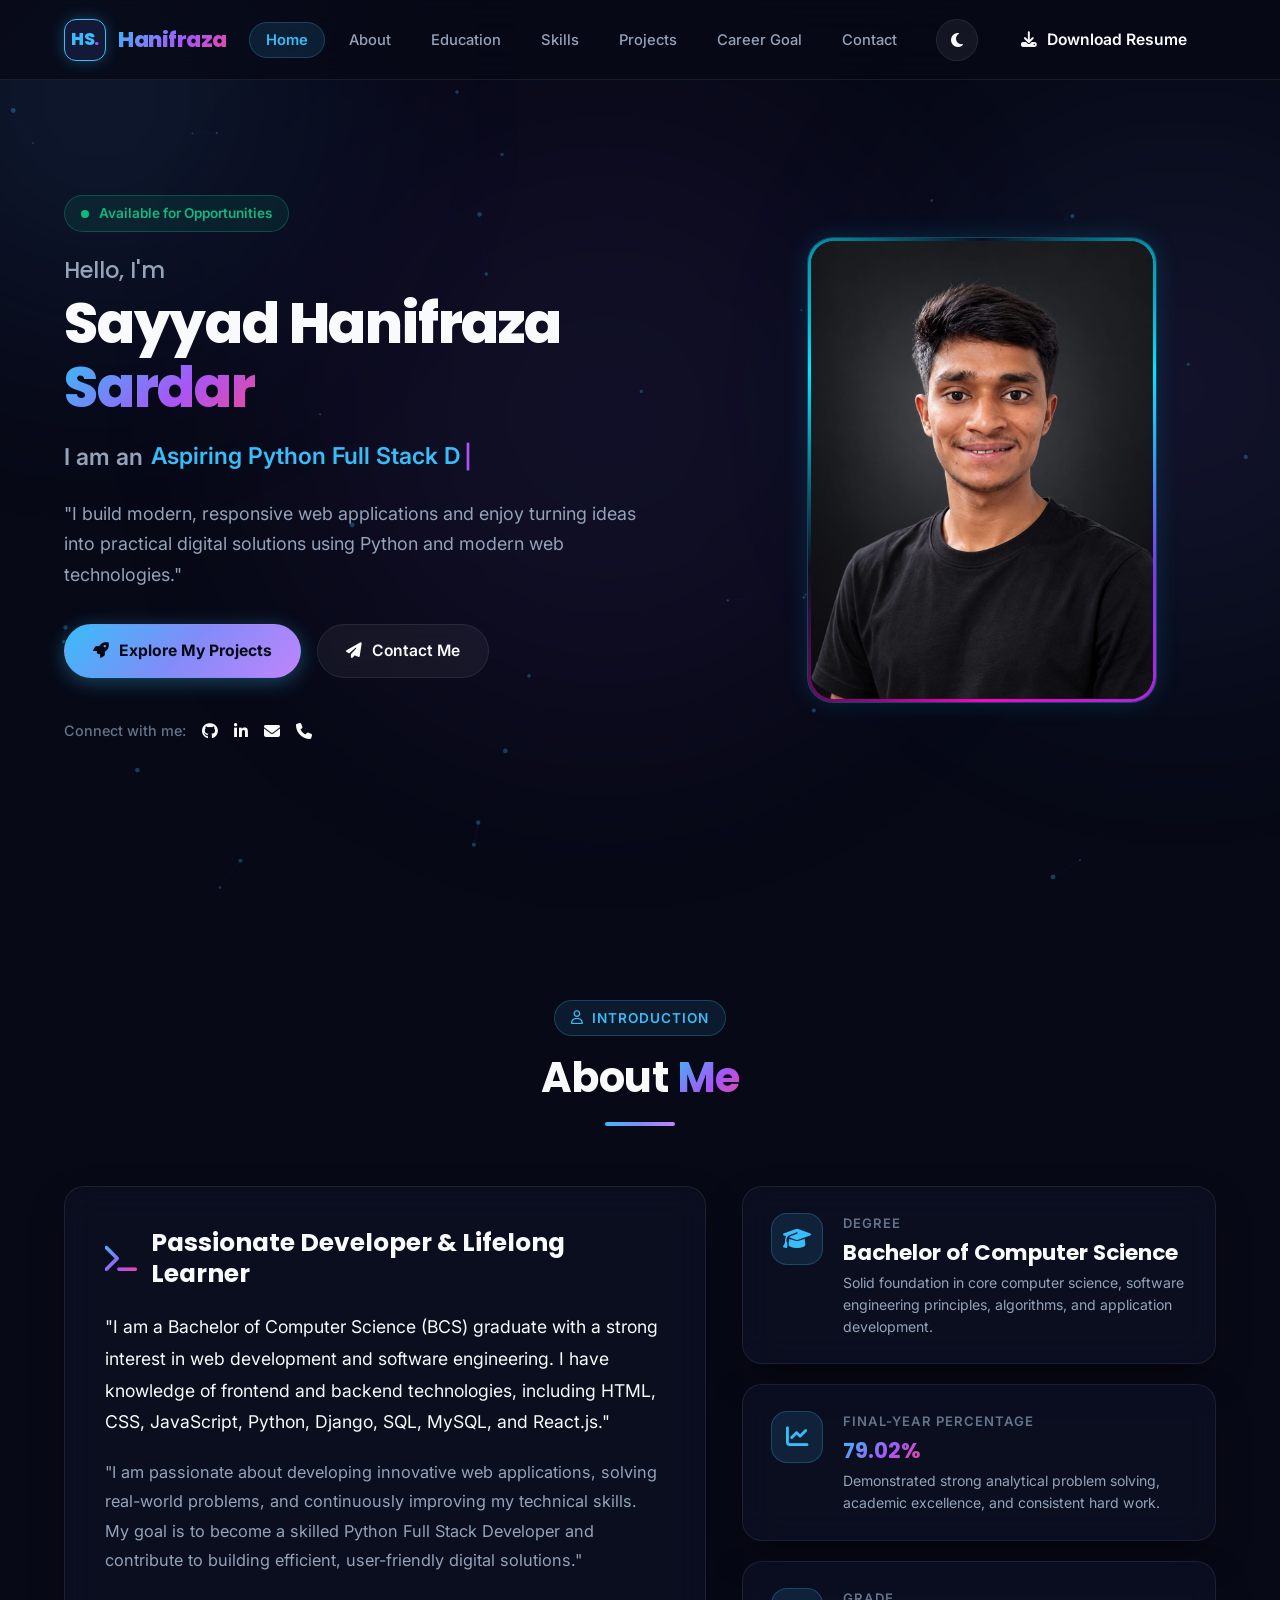
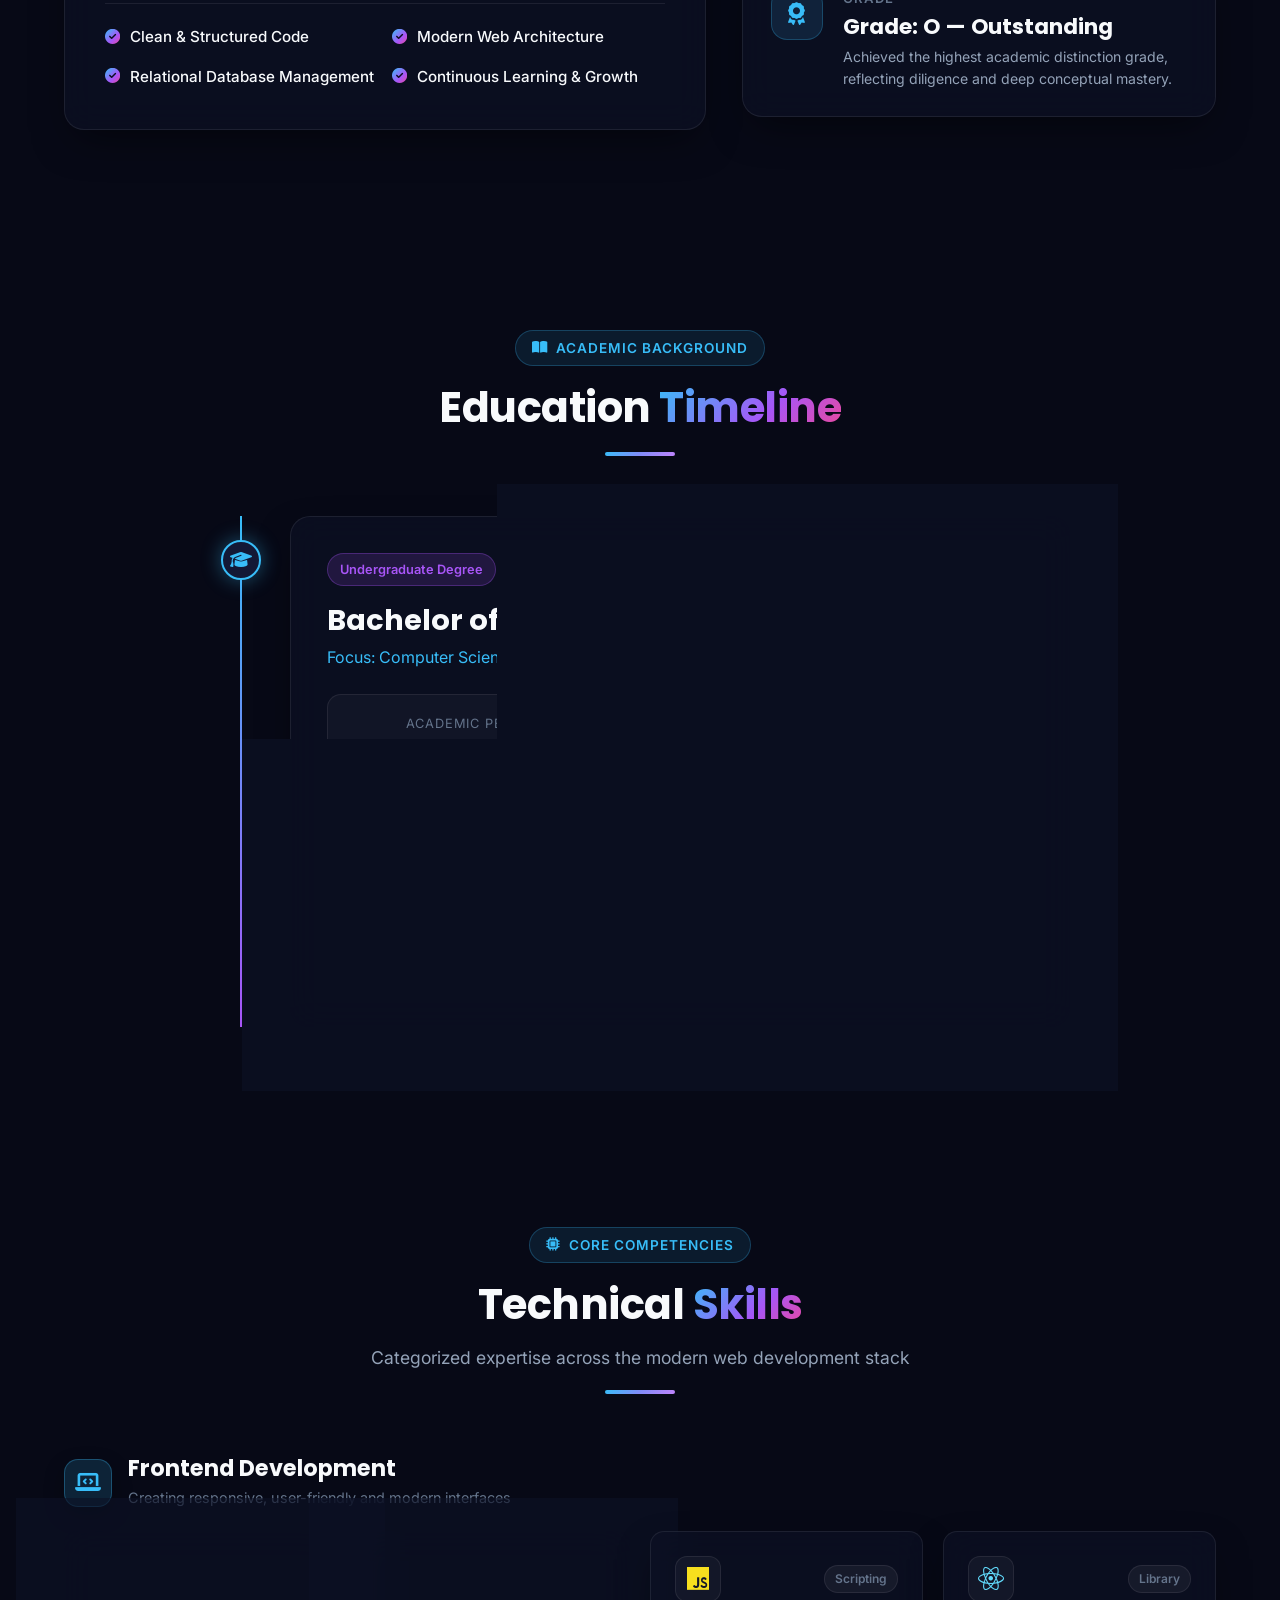
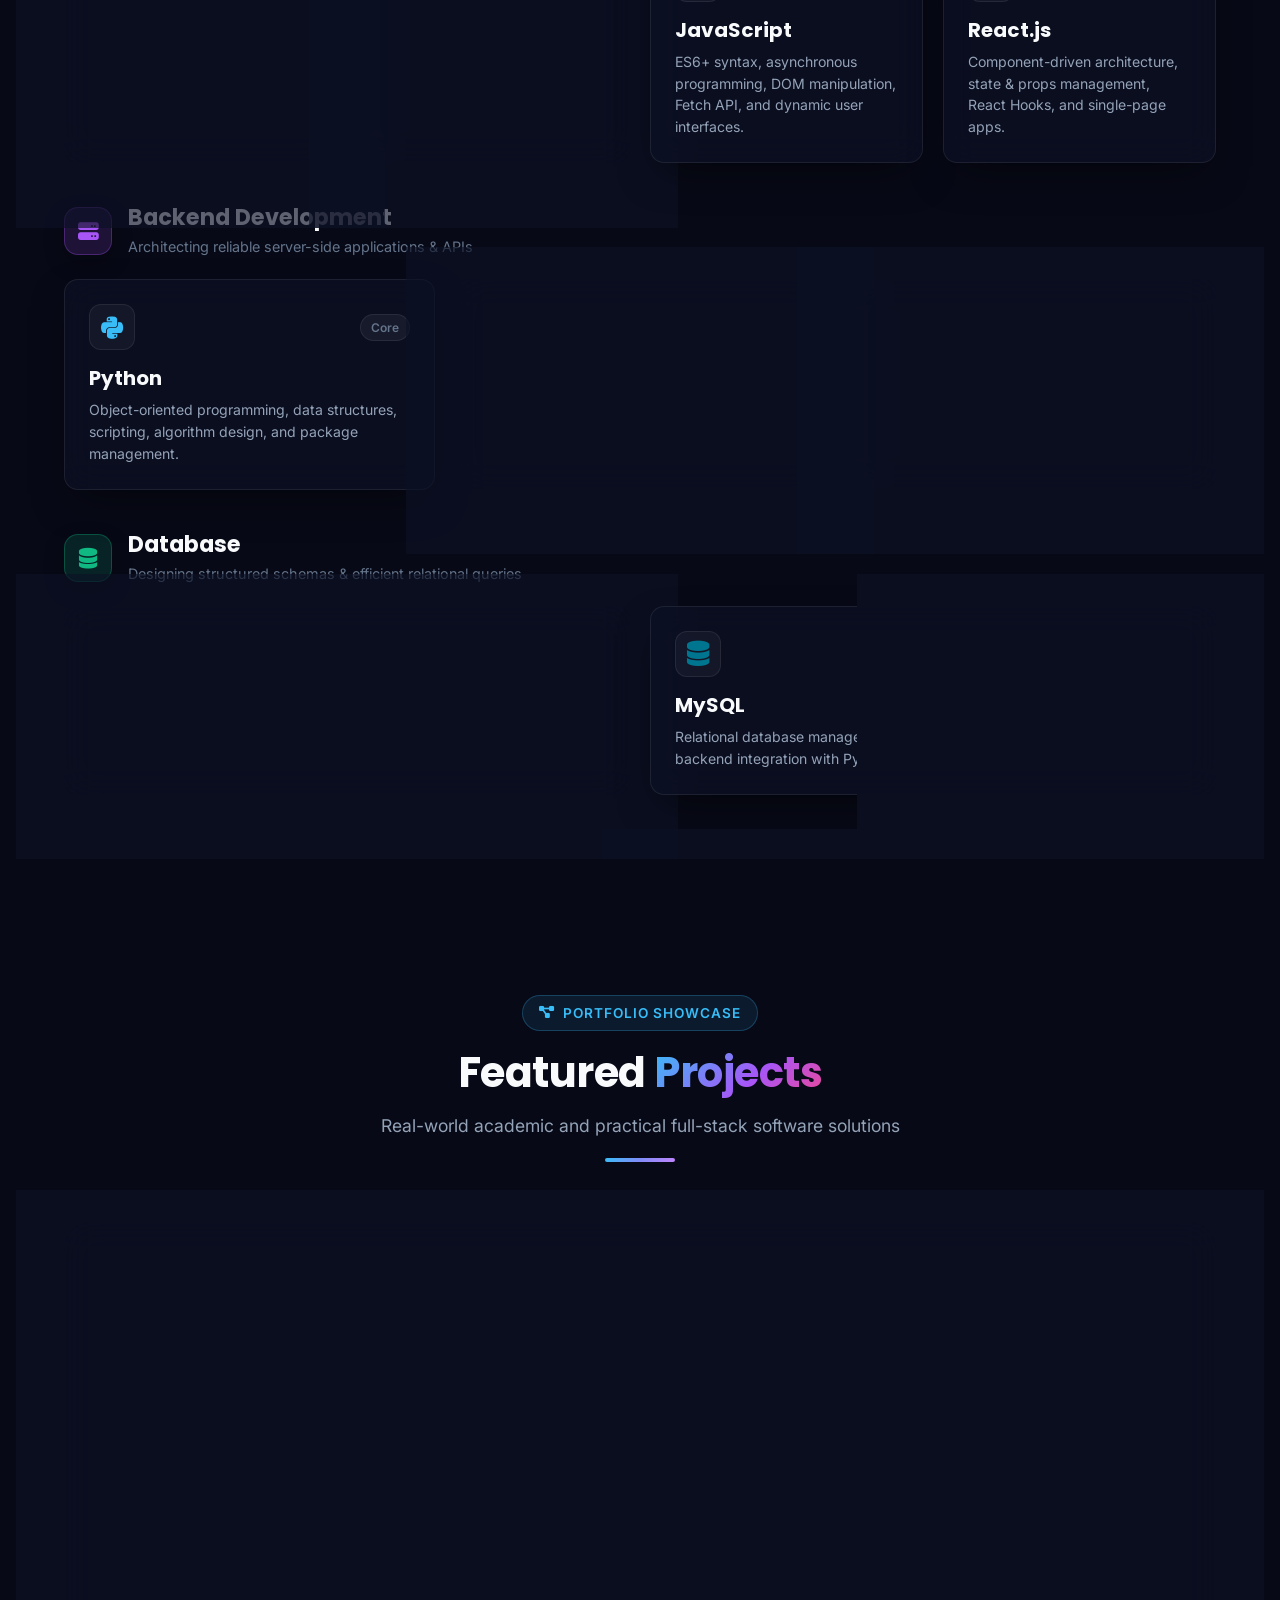
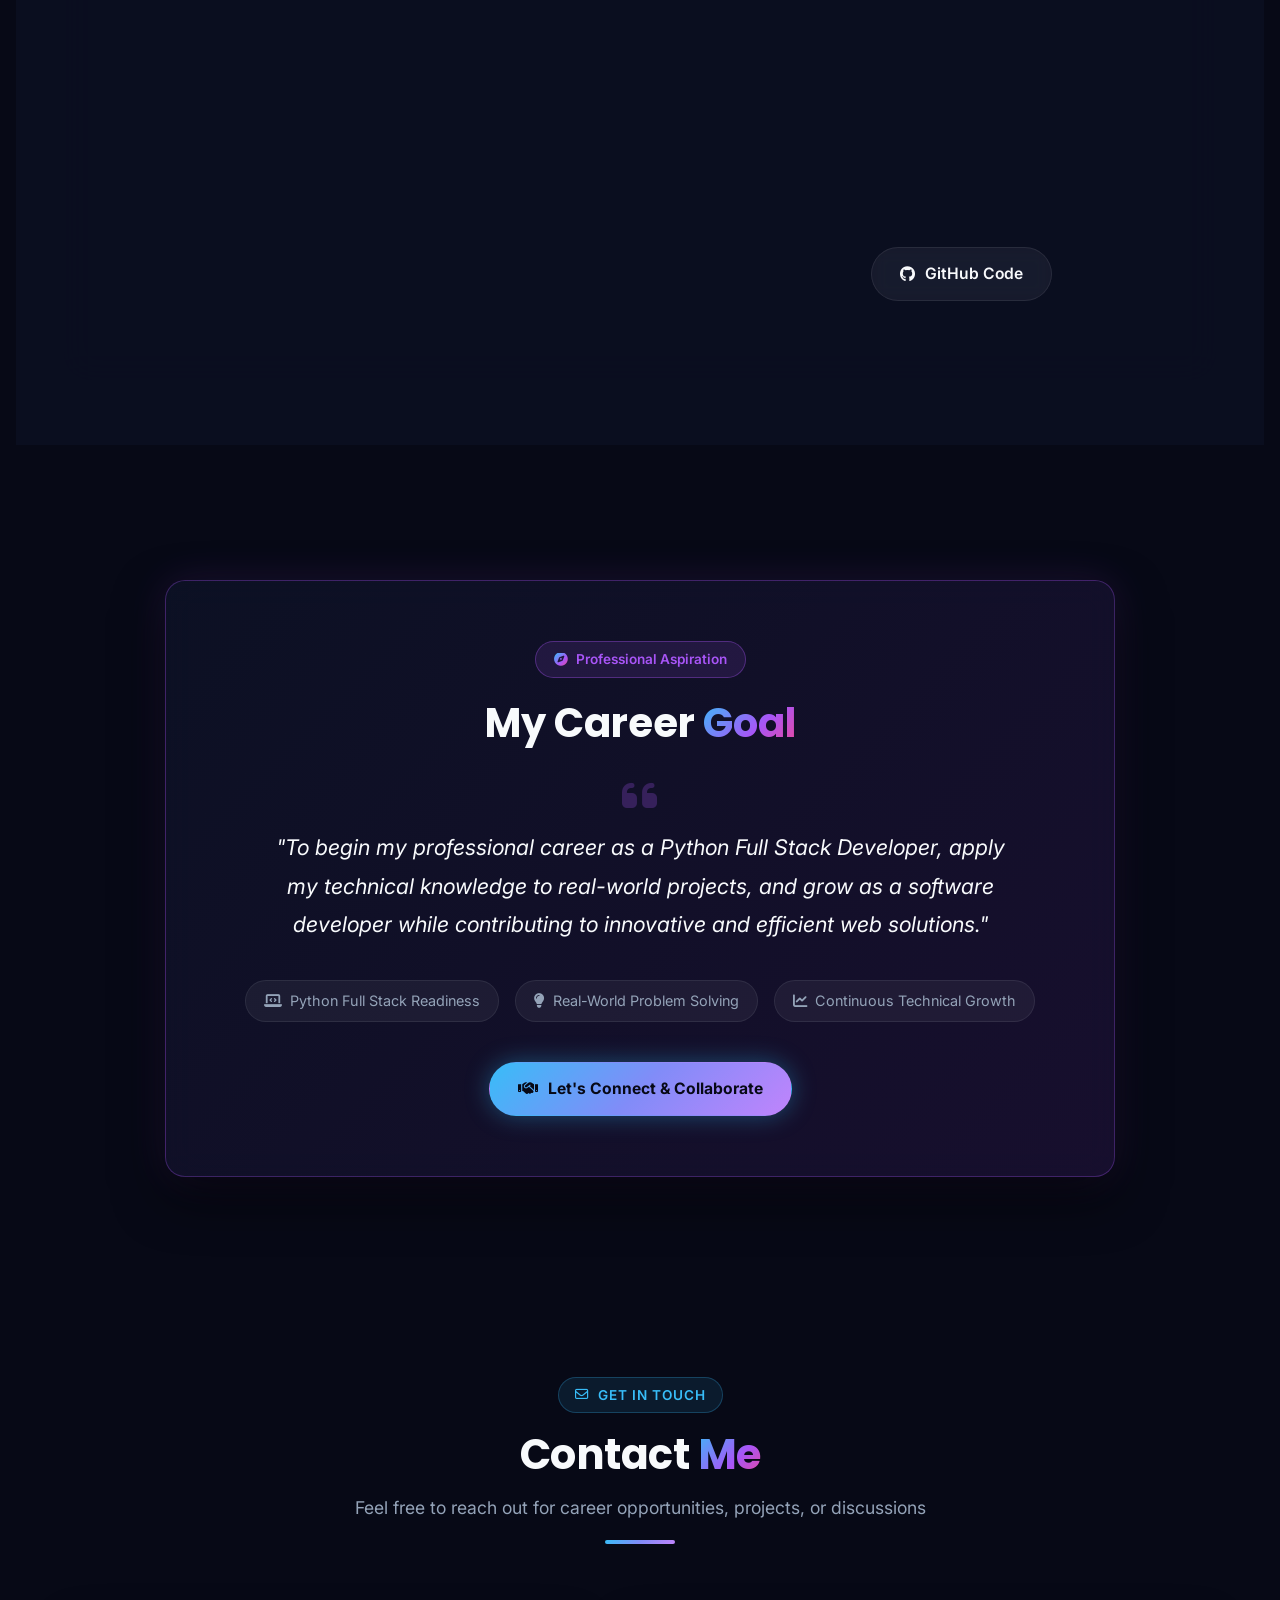
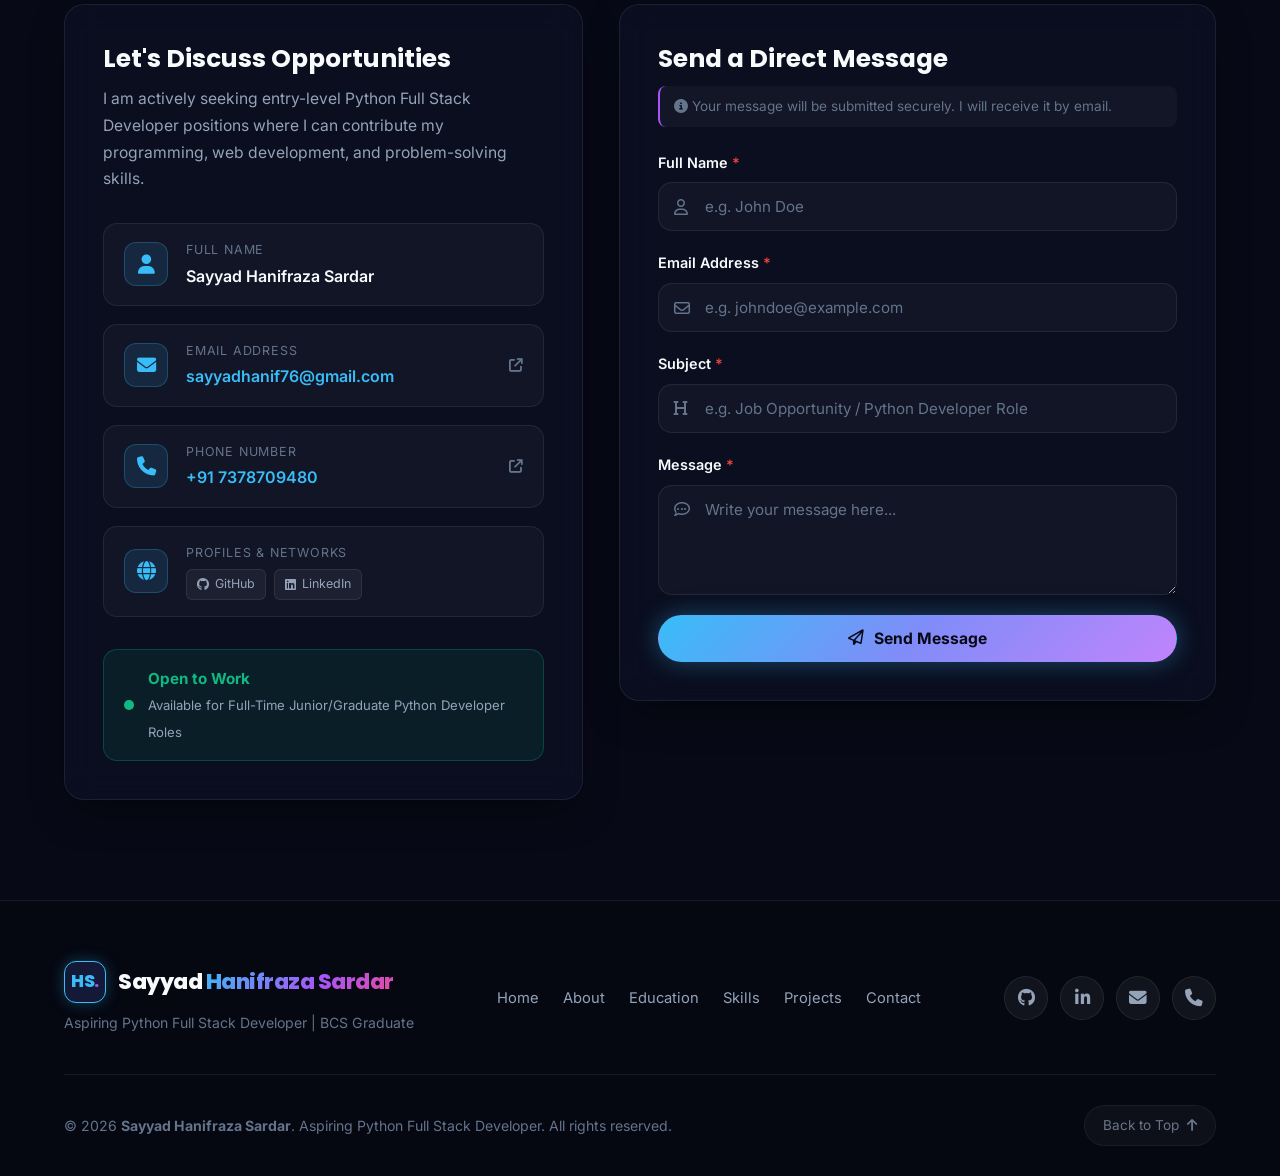
<file: index.html>
<!DOCTYPE html>
<html lang="en">
<head>
  <meta charset="UTF-8" />
  <meta name="viewport" content="width=device-width, initial-scale=1.0" />
  <meta http-equiv="X-UA-Compatible" content="IE=edge" />

  <!-- Primary Meta Tags -->
  <title>Sayyad Hanifraza Sardar | Aspiring Python Full Stack Developer</title>
  <meta name="title" content="Sayyad Hanifraza Sardar | Aspiring Python Full Stack Developer" />
  <meta name="description" content="Portfolio of Sayyad Hanifraza Sardar, an aspiring Python Full Stack Developer & BCS Graduate. Specializing in Python, Django, Flask, React.js, and Modern Web Development." />
  <meta name="keywords" content="Sayyad Hanifraza Sardar, Python Developer, Full Stack Developer, Django, Flask, React.js, Web Development, Portfolio, BCS" />
  <meta name="author" content="Sayyad Hanifraza Sardar" />
  <meta name="theme-color" content="#070913" />

  <!-- Open Graph / Facebook -->
  <meta property="og:type" content="website" />
  <meta property="og:url" content="https://sayyadhanifraza.netlify.app" />
  <meta property="og:title" content="Sayyad Hanifraza Sardar | Aspiring Python Full Stack Developer" />
  <meta property="og:description" content="Explore projects, skills, and academic achievements of Sayyad Hanifraza Sardar - Python Full Stack Developer." />
  <meta property="og:image" content="assets/images/og-preview.svg" />

  <!-- Favicon (Inline SVG for instant crisp display) -->
  <link rel="icon" type="image/svg+xml" href="data:image/svg+xml,<svg xmlns='http://www.w3.org/2000/svg' viewBox='0 0 100 100'><defs><linearGradient id='g' x1='0%25' y1='0%25' x2='100%25' y2='100%25'><stop offset='0%25' stop-color='%2338bdf8'/><stop offset='100%25' stop-color='%23a855f7'/></linearGradient></defs><rect width='100' height='100' rx='24' fill='%23070913'/><rect x='2' y='2' width='96' height='96' rx='22' fill='none' stroke='url(%23g)' stroke-width='4'/><text x='50' y='64' font-family='sans-serif' font-weight='900' font-size='42' fill='url(%23g)' text-anchor='middle'>HS.</text></svg>" />

  <!-- Google Fonts: Inter & Poppins & Fira Code for code blocks -->
  <link rel="preconnect" href="https://fonts.googleapis.com" />
  <link rel="preconnect" href="https://fonts.gstatic.com" crossorigin />
  <link href="https://fonts.googleapis.com/css2?family=Fira+Code:wght@400;500;600&family=Inter:wght@300;400;500;600;700;800&family=Poppins:wght@400;500;600;700;800&display=swap" rel="stylesheet" />

  <!-- Font Awesome CDN for Tech & UI Icons -->
  <link rel="stylesheet" href="https://cdnjs.cloudflare.com/ajax/libs/font-awesome/6.5.1/css/all.min.css" integrity="sha512-DTOQO9RWCH3ppGqcWaEA1BIZOC6xxalwEsw9c2QQeAIftl+Vegovlnee1c9QX4TctnWMn13TZye+giMm8e2LwA==" crossorigin="anonymous" referrerpolicy="no-referrer" />

  <!-- Main Stylesheet -->
  <link rel="stylesheet" href="style.css" />
</head>
<body class="dark-theme">
  <!-- Subtle Ambient Glow Orbs -->
  <div class="ambient-glow glow-top-left" aria-hidden="true"></div>
  <div class="ambient-glow glow-top-right" aria-hidden="true"></div>
  <div class="ambient-glow glow-center" aria-hidden="true"></div>

  <!-- Interactive Background Canvas (Particles/Nodes) -->
  <canvas id="ambient-canvas" aria-hidden="true"></canvas>

  <!-- Accessibility Skip Link -->
  <a href="#main-content" class="skip-to-content">Skip to main content</a>

  <!-- Navigation Bar -->
  <header class="navbar-wrapper" id="navbar-wrapper">
    <nav class="navbar container" aria-label="Primary Navigation">
      <a href="#home" class="nav-brand" aria-label="Sayyad Hanifraza Sardar Home">
        <span class="brand-badge">HS<span class="brand-dot">.</span></span>
        <span class="text-gradient">Hanifraza</span>
      </a>

      <!-- Desktop Navigation Menu -->
      <ul class="nav-links" id="nav-links">
        <li><a href="#home" class="nav-link active">Home</a></li>
        <li><a href="#about" class="nav-link">About</a></li>
        <li><a href="#education" class="nav-link">Education</a></li>
        <li><a href="#skills" class="nav-link">Skills</a></li>
        <li><a href="#projects" class="nav-link">Projects</a></li>
        <li><a href="#career-goal" class="nav-link">Career Goal</a></li>
        <li><a href="#contact" class="nav-link">Contact</a></li>
      </ul>

      <!-- Nav Actions -->
      <div class="nav-actions">
        <!-- Theme Toggle Button -->
        <button id="theme-toggle" class="btn-icon" aria-label="Toggle light or dark theme" title="Toggle Theme">
          <i class="fa-solid fa-moon" id="theme-icon"></i>
        </button>

        <!-- Resume Download Button -->
      
          <a href="assets/resume/Hanifraza%20Resume.pdf"
          class="btn btn-resume"
          download>
          <i class="fa-solid fa-download"></i>
          Download Resume
          </a>


        <!-- Mobile Menu Toggle -->
        <button id="mobile-toggle" class="mobile-toggle-btn" aria-label="Toggle navigation menu" aria-expanded="false" aria-controls="nav-links">
          <span class="hamburger-bar"></span>
          <span class="hamburger-bar"></span>
          <span class="hamburger-bar"></span>
        </button>
      </div>
    </nav>
  </header>

  <!-- Mobile Menu Drawer Overlay -->
  <div class="mobile-menu-overlay" id="mobile-menu-overlay" aria-hidden="true"></div>

  <main id="main-content">
    
<!-- ==================== HERO SECTION ==================== -->
<section id="home" class="hero-section">
  <div class="container hero-grid">

    <!-- Left: Intro Copy -->
    <div class="hero-content">

      <div class="hero-greeting-badge">
        <span class="pulse-indicator" aria-hidden="true"></span>
        <span>Available for Opportunities</span>
      </div>

      <h3 class="hero-subtitle">Hello, I'm</h3>

      <h1 class="hero-title">
        <span class="highlight-name">Sayyad Hanifraza</span>
        <span class="text-gradient">Sardar</span>
      </h1>

      <div
        class="typing-container"
        aria-label="Role: Aspiring Python Full Stack Developer"
      >
        <span class="static-prefix">I am an </span>
        <span id="typing-text" class="typing-text">
          Aspiring Python Full Stack Developer
        </span>
        <span class="typing-cursor" aria-hidden="true">|</span>
      </div>

      <p class="hero-description">
        "I build modern, responsive web applications and enjoy turning
        ideas into practical digital solutions using Python and modern
        web technologies."
      </p>

<!-- Hero Action Buttons -->
<div class="hero-cta-group">
  <a href="#projects" class="btn btn-primary">
    <i class="fa-solid fa-rocket"></i>
    Explore My Projects
  </a>

  <a href="#contact" class="btn btn-secondary">
    <i class="fa-solid fa-paper-plane"></i>
    Contact Me
  </a>
</div>

<!-- Social Icons -->
<div class="hero-social-links">
  <span class="social-label">Connect with me:</span>

<a href="https://github.com/Hsraza07"
   class="social-icon"
   target="_blank"
   rel="noopener noreferrer"
   aria-label="GitHub Profile">
  <i class="fa-brands fa-github"></i>
</a>

<a
  href="https://www.linkedin.com/in/sayyad-hanifraza/"
  class="social-icon"
  target="_blank"
  rel="noopener noreferrer"
  aria-label="Visit my LinkedIn profile"
  title="Visit my LinkedIn profile"
>
  <i class="fa-brands fa-linkedin-in"></i>
</a>
  
<a href="https://mail.google.com/mail/?view=cm&fs=1&to=sayyadhanif76@gmail.com"
   class="social-icon"
   target="_blank"
   rel="noopener noreferrer"
   title="Send me an email"
   aria-label="Send me an email">
    <i class="fa-solid fa-envelope"></i>
</a>


  <a href="tel:+91 7378709480"
     class="social-icon" aria-label="Phone">
    <i class="fa-solid fa-phone"></i>
  </a>
</div>


    </div>

    <!-- Right: My Profile Photo -->
    <div class="profile-photo-wrapper">
      <img
        src="assets/images/sayyad.jpg"
        alt="Sayyad Hanifraza Sardar"
        class="profile-photo"
      >
    </div>

  </div>
</section>

    <!-- ==================== ABOUT ME SECTION ==================== -->
    <section id="about" class="section about-section">
      <div class="container">
        <div class="section-header text-center">
          <span class="section-tag"><i class="fa-regular fa-user"></i> Introduction</span>
          <h2 class="section-title">About <span class="text-gradient">Me</span></h2>
          <div class="section-line"></div>
        </div>

        <div class="about-grid">
          <!-- Left: About Narrative -->
          <div class="about-text-content glass-card">
            <div class="card-glow-header">
              <i class="fa-solid fa-terminal text-gradient icon-header"></i>
              <h3>Passionate Developer & Lifelong Learner</h3>
            </div>
            
            <p class="about-lead">
              "I am a Bachelor of Computer Science (BCS) graduate with a strong interest in web development and software engineering. I have knowledge of frontend and backend technologies, including HTML, CSS, JavaScript, Python, Django, SQL, MySQL, and React.js."
            </p>
            
            <p class="about-body">
              "I am passionate about developing innovative web applications, solving real-world problems, and continuously improving my technical skills. My goal is to become a skilled Python Full Stack Developer and contribute to building efficient, user-friendly digital solutions."
            </p>

            <div class="about-meta-list">
              <div class="meta-item">
                <i class="fa-solid fa-check-circle text-gradient"></i>
                <span>Clean & Structured Code</span>
              </div>
              <div class="meta-item">
                <i class="fa-solid fa-check-circle text-gradient"></i>
                <span>Modern Web Architecture</span>
              </div>
              <div class="meta-item">
                <i class="fa-solid fa-check-circle text-gradient"></i>
                <span>Relational Database Management</span>
              </div>
              <div class="meta-item">
                <i class="fa-solid fa-check-circle text-gradient"></i>
                <span>Continuous Learning & Growth</span>
              </div>
            </div>
          </div>

          <!-- Right: 3 Key Highlight Cards -->
          <div class="about-highlights-grid">
            <!-- Card 1: Degree -->
            <div class="glass-card highlight-card">
              <div class="highlight-icon-wrapper">
                <i class="fa-solid fa-graduation-cap"></i>
              </div>
              <div class="highlight-details">
                <span class="highlight-label">Degree</span>
                <h4 class="highlight-value">Bachelor of Computer Science</h4>
                <p class="highlight-desc">Solid foundation in core computer science, software engineering principles, algorithms, and application development.</p>
              </div>
              <div class="card-glow-strip"></div>
            </div>

            <!-- Card 2: Percentage -->
            <div class="glass-card highlight-card">
              <div class="highlight-icon-wrapper">
                <i class="fa-solid fa-chart-line"></i>
              </div>
              <div class="highlight-details">
                <span class="highlight-label">Final-Year Percentage</span>
                <h4 class="highlight-value text-gradient">79.02%</h4>
                <p class="highlight-desc">Demonstrated strong analytical problem solving, academic excellence, and consistent hard work.</p>
              </div>
              <div class="card-glow-strip"></div>
            </div>

            <!-- Card 3: Grade -->
            <div class="glass-card highlight-card">
              <div class="highlight-icon-wrapper">
                <i class="fa-solid fa-award"></i>
              </div>
              <div class="highlight-details">
                <span class="highlight-label">Grade</span>
                <h4 class="highlight-value">Grade: O — Outstanding</h4>
                <p class="highlight-desc">Achieved the highest academic distinction grade, reflecting diligence and deep conceptual mastery.</p>
              </div>
              <div class="card-glow-strip"></div>
            </div>
          </div>
        </div>
      </div>
    </section>

    <!-- ==================== EDUCATION SECTION ==================== -->
    <section id="education" class="section education-section">
      <div class="container">
        <div class="section-header text-center">
          <span class="section-tag"><i class="fa-solid fa-book-open"></i> Academic Background</span>
          <h2 class="section-title">Education <span class="text-gradient">Timeline</span></h2>
          <div class="section-line"></div>
        </div>

        <div class="timeline-container">
          <!-- Timeline Track Line -->
          <div class="timeline-line" aria-hidden="true"></div>

          <!-- Timeline Item -->
          <div class="timeline-item">
            <div class="timeline-dot" aria-hidden="true">
              <i class="fa-solid fa-graduation-cap"></i>
            </div>

            <div class="timeline-content glass-card">
              <div class="timeline-badge-group">
                <span class="badge badge-accent">Undergraduate Degree</span>
                <span class="badge badge-success"><i class="fa-solid fa-star"></i> Grade O (Outstanding)</span>
              </div>

              <h3 class="timeline-degree">Bachelor of Computer Science (BCS)</h3>
              <p class="timeline-focus">Focus: Computer Science, Software Engineering & Web Technologies</p>

              <!-- Academic Performance Metrics Grid -->
              <div class="education-metrics-grid">
                <div class="metric-card">
                  <span class="metric-title">Academic Performance</span>
                  <div class="metric-number text-gradient">79.02%</div>
                  <span class="metric-caption">Final-Year Score</span>
                </div>

                <div class="metric-card">
                  <span class="metric-title">Awarded Grade</span>
                  <div class="metric-number">Grade: O</div>
                  <span class="metric-caption">Outstanding Academic Standing</span>
                </div>
              </div>

              <!-- Core Academic Foundations -->
              <div class="timeline-skills">
                <span class="skills-subhead">Key Academic Competencies:</span>
                <div class="skills-tag-wrap">
                  <span class="skill-pill">Data Structures & Algorithms</span>
                  <span class="skill-pill">Object-Oriented Programming (OOP)</span>
                  <span class="skill-pill">Database Management Systems</span>
                  <span class="skill-pill">Full Stack Web Development</span>
                  <span class="skill-pill">Software Engineering Life Cycle</span>
                </div>
              </div>
            </div>
          </div>
        </div>
      </div>
    </section>

    <!-- ==================== TECHNICAL SKILLS SECTION ==================== -->
    <section id="skills" class="section skills-section">
      <div class="container">
        <div class="section-header text-center">
          <span class="section-tag"><i class="fa-solid fa-microchip"></i> Core Competencies</span>
          <h2 class="section-title">Technical <span class="text-gradient">Skills</span></h2>
          <p class="section-subtitle">Categorized expertise across the modern web development stack</p>
          <div class="section-line"></div>
        </div>

        <div class="skills-category-grid">
          <!-- Category 1: Frontend Development -->
          <div class="skill-category-block">
            <div class="category-header">
              <div class="category-icon-box frontend-icon">
                <i class="fa-solid fa-laptop-code"></i>
              </div>
              <div class="category-text">
                <h3>Frontend Development</h3>
                <span>Creating responsive, user-friendly and modern interfaces</span>
              </div>
            </div>

            <div class="skills-items-grid">
              <!-- HTML5 -->
              <div class="glass-card skill-card">
                <div class="skill-card-top">
                  <div class="skill-icon html-color">
                    <i class="fa-brands fa-html5"></i>
                  </div>
                  <span class="skill-chip">Markup</span>
                </div>
                <h4 class="skill-name">HTML5</h4>
                <p class="skill-desc">Semantic document structure, web accessibility (a11y), clean syntax, and modern standards.</p>
              </div>

              <!-- CSS3 -->
              <div class="glass-card skill-card">
                <div class="skill-card-top">
                  <div class="skill-icon css-color">
                    <i class="fa-brands fa-css3-alt"></i>
                  </div>
                  <span class="skill-chip">Styling</span>
                </div>
                <h4 class="skill-name">CSS3</h4>
                <p class="skill-desc">Responsive layouts, Flexbox, CSS Grid, custom properties, glassmorphism, and keyframe animations.</p>
              </div>

              <!-- JavaScript -->
              <div class="glass-card skill-card">
                <div class="skill-card-top">
                  <div class="skill-icon js-color">
                    <i class="fa-brands fa-js"></i>
                  </div>
                  <span class="skill-chip">Scripting</span>
                </div>
                <h4 class="skill-name">JavaScript</h4>
                <p class="skill-desc">ES6+ syntax, asynchronous programming, DOM manipulation, Fetch API, and dynamic user interfaces.</p>
              </div>

              <!-- React.js -->
              <div class="glass-card skill-card">
                <div class="skill-card-top">
                  <div class="skill-icon react-color">
                    <i class="fa-brands fa-react"></i>
                  </div>
                  <span class="skill-chip">Library</span>
                </div>
                <h4 class="skill-name">React.js</h4>
                <p class="skill-desc">Component-driven architecture, state & props management, React Hooks, and single-page apps.</p>
              </div>
            </div>
          </div>

          <!-- Category 2: Backend Development -->
          <div class="skill-category-block">
            <div class="category-header">
              <div class="category-icon-box backend-icon">
                <i class="fa-solid fa-server"></i>
              </div>
              <div class="category-text">
                <h3>Backend Development</h3>
                <span>Architecting reliable server-side applications & APIs</span>
              </div>
            </div>

            <div class="skills-items-grid">
              <!-- Python -->
              <div class="glass-card skill-card">
                <div class="skill-card-top">
                  <div class="skill-icon python-color">
                    <i class="fa-brands fa-python"></i>
                  </div>
                  <span class="skill-chip">Core</span>
                </div>
                <h4 class="skill-name">Python</h4>
                <p class="skill-desc">Object-oriented programming, data structures, scripting, algorithm design, and package management.</p>
              </div>

              <!-- Django -->
              <div class="glass-card skill-card">
                <div class="skill-card-top">
                  <div class="skill-icon django-color">
                    <i class="fa-solid fa-layer-group"></i>
                  </div>
                  <span class="skill-chip">Framework</span>
                </div>
                <h4 class="skill-name">Django</h4>
                <p class="skill-desc">MVT architecture, robust ORM, authentication systems, templating, and rapid production-ready development.</p>
              </div>

              <!-- Flask -->
              <div class="glass-card skill-card">
                <div class="skill-card-top">
                  <div class="skill-icon flask-color">
                    <i class="fa-solid fa-flask"></i>
                  </div>
                  <span class="skill-chip">Microframework</span>
                </div>
                <h4 class="skill-name">Flask</h4>
                <p class="skill-desc">Lightweight microservices, RESTful API endpoints, request routing, and modular application structures.</p>
              </div>
            </div>
          </div>

          <!-- Category 3: Database -->
          <div class="skill-category-block">
            <div class="category-header">
              <div class="category-icon-box db-icon">
                <i class="fa-solid fa-database"></i>
              </div>
              <div class="category-text">
                <h3>Database</h3>
                <span>Designing structured schemas & efficient relational queries</span>
              </div>
            </div>

            <div class="skills-items-grid">
              <!-- SQL -->
              <div class="glass-card skill-card">
                <div class="skill-card-top">
                  <div class="skill-icon sql-color">
                    <i class="fa-solid fa-table"></i>
                  </div>
                  <span class="skill-chip">Querying</span>
                </div>
                <h4 class="skill-name">SQL</h4>
                <p class="skill-desc">Relational schema design, complex JOINs, aggregation functions, indexing, and data normalization.</p>
              </div>

              <!-- MySQL -->
              <div class="glass-card skill-card">
                <div class="skill-card-top">
                  <div class="skill-icon mysql-color">
                    <i class="fa-solid fa-database"></i>
                  </div>
                  <span class="skill-chip">RDBMS</span>
                </div>
                <h4 class="skill-name">MySQL</h4>
                <p class="skill-desc">Relational database management, ACID compliance, data integrity, and backend integration with Python/Flask/Django.</p>
              </div>
            </div>
          </div>
        </div>
      </div>
    </section>

    <!-- ==================== PROJECTS SECTION ==================== -->
    <section id="projects" class="section projects-section">
      <div class="container">
        <div class="section-header text-center">
          <span class="section-tag"><i class="fa-solid fa-diagram-project"></i> Portfolio Showcase</span>
          <h2 class="section-title">Featured <span class="text-gradient">Projects</span></h2>
          <p class="section-subtitle">Real-world academic and practical full-stack software solutions</p>
          <div class="section-line"></div>
        </div>

        <div class="project-showcase">
          <!-- Featured Project Card: QR Code-Based Attendance Management System -->
          <article class="glass-card project-card featured-project">
            <div class="project-grid">
              <!-- Actual QR Attendance Project Screenshots -->
              <div class="project-visual-side">
                <div class="project-gallery">
                  <a class="project-gallery-main" href="assets/projects/qr-attendance/admin-dashboard.jpeg" target="_blank" rel="noopener noreferrer">
                    <img src="assets/projects/qr-attendance/admin-dashboard.jpeg" alt="QR Attendance System admin dashboard screenshot" loading="lazy">
                    <span class="gallery-caption">Admin Dashboard</span>
                  </a>
                  <div class="project-gallery-grid">
                    <a href="assets/projects/qr-attendance/student-dashboard.jpeg" target="_blank" rel="noopener noreferrer">
                      <img src="assets/projects/qr-attendance/student-dashboard.jpeg" alt="Student dashboard screenshot" loading="lazy">
                      <span class="gallery-caption">Student Dashboard</span>
                    </a>
                    <a href="assets/projects/qr-attendance/attendance%20records.jpeg" target="_blank" rel="noopener noreferrer">
                      <img src="assets/projects/qr-attendance/attendance%20records.jpeg" alt="Attendance records screenshot" loading="lazy">
                      <span class="gallery-caption">Attendance Records</span>
                    </a>
                    <a href="assets/projects/qr-attendance/login-selection.png" target="_blank" rel="noopener noreferrer">
                      <img src="assets/projects/qr-attendance/login-selection.png" alt="Login selection screenshot" loading="lazy">
                      <span class="gallery-caption">Login Selection</span>
                    </a>
                    <a href="assets/projects/qr-attendance/flowchat%20of%20project.jpeg" target="_blank" rel="noopener noreferrer">
                      <img src="assets/projects/qr-attendance/flowchat%20of%20project.jpeg" alt="QR Attendance project flowchart" loading="lazy">
                      <span class="gallery-caption">Project Flowchart</span>
                    </a>
                  </div>
                </div>
              </div>

              <!-- Project Description & Details -->
              <div class="project-info-side">
                <div class="project-header-bar">
                  <span class="badge badge-accent"><i class="fa-solid fa-star"></i> Featured Academic Project</span>
                  <span class="project-category">Full Stack Web Application</span>
                </div>

                <h3 class="project-title">QR Code-Based Attendance Management System</h3>

                <p class="project-description">
                  "A web-based attendance management application developed to reduce manual work and digitize the traditional attendance process. The system aims to simplify attendance recording, improve efficiency, and minimize errors associated with manual attendance management."
                </p>

                <!-- Key Objective Box -->
                <div class="objective-card">
                  <div class="objective-header">
                    <i class="fa-solid fa-bullseye text-gradient"></i>
                    <strong>Key Objective:</strong>
                  </div>
                  <p class="objective-text">
                    "To make attendance tracking faster, more efficient, and easier to manage through a digital solution."
                  </p>
                </div>

                <!-- Technologies Used Badges -->
                <div class="project-tech-stack">
                  <span class="tech-badge"><i class="fa-brands fa-python"></i> Python</span>
                  <span class="tech-badge"><i class="fa-solid fa-flask"></i> Flask</span>
                  <span class="tech-badge"><i class="fa-brands fa-html5"></i> HTML</span>
                  <span class="tech-badge"><i class="fa-brands fa-css3-alt"></i> CSS</span>
                  <span class="tech-badge"><i class="fa-brands fa-js"></i> JavaScript</span>
                  <span class="tech-badge"><i class="fa-solid fa-database"></i> MySQL</span>
                </div>

                <!-- Project Action Buttons -->
                <div class="project-action-buttons">
                  <button type="button" class="btn btn-primary btn-glow" id="open-project-modal-btn">
                    <i class="fa-solid fa-eye"></i>
                    <span>View Project</span>
                  </button>
                  <a href="https://github.com/Hsraza07" target="_blank" rel="noopener noreferrer" class="btn btn-secondary" title="GitHub Profile">
                    <i class="fa-brands fa-github"></i>
                    <span>GitHub Code</span>
                  </a>
                </div>
              </div>
            </div>
          </article>
        </div>
      </div>
    </section>

    <!-- ==================== CAREER OBJECTIVE SECTION ==================== -->
    <section id="career-goal" class="section career-section">
      <div class="container">
        <div class="career-goal-card glass-card">
          <div class="career-card-content">
            <div class="career-badge">
              <i class="fa-solid fa-compass text-gradient"></i> Professional Aspiration
            </div>

            <h2 class="career-heading">My Career <span class="text-gradient">Goal</span></h2>

            <div class="career-quote-box">
              <i class="fa-solid fa-quote-left quote-icon" aria-hidden="true"></i>
              <blockquote class="career-text">
                "To begin my professional career as a Python Full Stack Developer, apply my technical knowledge to real-world projects, and grow as a software developer while contributing to innovative and efficient web solutions."
              </blockquote>
            </div>

            <div class="career-highlights-strip">
              <div class="career-pill">
                <i class="fa-solid fa-laptop-code"></i> Python Full Stack Readiness
              </div>
              <div class="career-pill">
                <i class="fa-solid fa-lightbulb"></i> Real-World Problem Solving
              </div>
              <div class="career-pill">
                <i class="fa-solid fa-chart-line"></i> Continuous Technical Growth
              </div>
            </div>

            <div class="career-cta">
              <a href="#contact" class="btn btn-primary btn-glow">
                <i class="fa-solid fa-handshake"></i>
                <span>Let's Connect & Collaborate</span>
              </a>
            </div>
          </div>
        </div>
      </div>
    </section>

    <!-- ==================== CONTACT SECTION ==================== -->
    <section id="contact" class="section contact-section">
      <div class="container">
        <div class="section-header text-center">
          <span class="section-tag"><i class="fa-regular fa-envelope"></i> Get In Touch</span>
          <h2 class="section-title">Contact <span class="text-gradient">Me</span></h2>
          <p class="section-subtitle">Feel free to reach out for career opportunities, projects, or discussions</p>
          <div class="section-line"></div>
        </div>

        <div class="contact-grid">
          <!-- Left Column: Contact Information -->
          <div class="contact-info-col glass-card">
            <h3 class="contact-col-title">Let's Discuss Opportunities</h3>
            <p class="contact-col-intro">
              I am actively seeking entry-level Python Full Stack Developer positions where I can contribute my programming, web development, and problem-solving skills.
            </p>

            <div class="contact-details-list">
              <!-- Name -->
              <div class="contact-item">
                <div class="contact-icon">
                  <i class="fa-solid fa-user"></i>
                </div>
                <div class="contact-text">
                  <span class="contact-label">Full Name</span>
                  <span class="contact-value">Sayyad Hanifraza Sardar</span>
                </div>
              </div>

              <!-- Email Link -->
              <a href="mailto:sayyadhanif76@gmail.com" class="contact-item contact-link-item">
                <div class="contact-icon">
                  <i class="fa-solid fa-envelope"></i>
                </div>
                <div class="contact-text">
                  <span class="contact-label">Email Address</span>
                  <span class="contact-value highlight-link">sayyadhanif76@gmail.com</span>
                </div>
                <i class="fa-solid fa-arrow-up-right-from-square external-link-icon"></i>
              </a>

              <!-- Phone Link -->
              <a href="tel:7378709480" class="contact-item contact-link-item">
                <div class="contact-icon">
                  <i class="fa-solid fa-phone"></i>
                </div>
                <div class="contact-text">
                  <span class="contact-label">Phone Number</span>
                  <span class="contact-value highlight-link">+91 7378709480</span>
                </div>
                <i class="fa-solid fa-arrow-up-right-from-square external-link-icon"></i>
              </a>

              <!-- Profile Links -->
              <div class="contact-item">
                <div class="contact-icon">
                  <i class="fa-solid fa-globe"></i>
                </div>
                <div class="contact-text">
                  <span class="contact-label">Profiles & Networks</span>
                  <div class="social-tags-wrap">
                    <a href="https://github.com/Hsraza07" target="_blank" rel="noopener noreferrer" class="social-tag">
                      <i class="fa-brands fa-github"></i> GitHub
                    </a>
                    <a href="https://www.linkedin.com/in/sayyad-hanifraza/" target="_blank" rel="noopener noreferrer" class="social-tag">
                      <i class="fa-brands fa-linkedin"></i> LinkedIn
                    </a>
                  </div>
                </div>
              </div>
            </div>

            <!-- Current Status Box -->
            <div class="status-box">
              <span class="status-indicator-dot"></span>
              <div class="status-box-content">
                <strong>Open to Work</strong>
                <span>Available for Full-Time Junior/Graduate Python Developer Roles</span>
              </div>
            </div>
          </div>

          <!-- Right Column: Contact Form -->
          <div class="contact-form-col glass-card">
            <h3 class="contact-col-title">Send a Direct Message</h3>
            <p class="form-disclaimer">
              <i class="fa-solid fa-circle-info"></i> Your message will be submitted securely. I will receive it by email.
            </p>

            <form id="contact-form" class="contact-form" name="contact" method="POST" data-netlify="true" netlify-honeypot="bot-field">
              <input type="hidden" name="form-name" value="contact" />
              <p class="hidden" style="display:none;"><label>Do not fill this out: <input name="bot-field" /></label></p>
              <!-- Full Name Field -->
              <div class="form-group">
                <label for="contact-name" class="form-label">Full Name <span class="required-star">*</span></label>
                <div class="input-wrapper">
                  <i class="fa-regular fa-user input-icon"></i>
                  <input type="text" id="contact-name" name="name" class="form-input" placeholder="e.g. John Doe" required autocomplete="name" />
                </div>
                <span class="error-message" id="name-error">Please enter your full name.</span>
              </div>

              <!-- Email Field -->
              <div class="form-group">
                <label for="contact-email" class="form-label">Email Address <span class="required-star">*</span></label>
                <div class="input-wrapper">
                  <i class="fa-regular fa-envelope input-icon"></i>
                  <input type="email" id="contact-email" name="email" class="form-input" placeholder="e.g. johndoe@example.com" required autocomplete="email" />
                </div>
                <span class="error-message" id="email-error">Please enter a valid email address.</span>
              </div>

              <!-- Subject Field -->
              <div class="form-group">
                <label for="contact-subject" class="form-label">Subject <span class="required-star">*</span></label>
                <div class="input-wrapper">
                  <i class="fa-solid fa-heading input-icon"></i>
                  <input type="text" id="contact-subject" name="subject" class="form-input" placeholder="e.g. Job Opportunity / Python Developer Role" required />
                </div>
                <span class="error-message" id="subject-error">Please enter a subject.</span>
              </div>

              <!-- Message Field -->
              <div class="form-group">
                <label for="contact-message" class="form-label">Message <span class="required-star">*</span></label>
                <div class="input-wrapper textarea-wrapper">
                  <i class="fa-regular fa-comment-dots input-icon textarea-icon"></i>
                  <textarea id="contact-message" name="message" class="form-input form-textarea" rows="4" placeholder="Write your message here..." required></textarea>
                </div>
                <span class="error-message" id="message-error">Please write a message with at least 10 characters.</span>
              </div>

              <!-- Submit Button -->
              <button type="submit" class="btn btn-primary btn-glow btn-full" id="submit-btn">
                <i class="fa-regular fa-paper-plane"></i>
                <span id="submit-text">Send Message</span>
              </button>

              <!-- Form Status Banner -->
              <div id="form-feedback" class="form-feedback" role="alert" aria-live="polite"></div>
            </form>
          </div>
        </div>
      </div>
    </section>
  </main>

  <!-- ==================== FOOTER ==================== -->
  <footer class="footer">
    <div class="container footer-content">
      <div class="footer-top">
        <div class="footer-brand">
          <a href="#home" class="nav-brand">
            <span class="brand-badge">HS<span class="brand-dot">.</span></span>
            <span class="brand-text">Sayyad <span class="text-gradient">Hanifraza Sardar</span></span>
          </a>
          <p class="footer-role">Aspiring Python Full Stack Developer | BCS Graduate</p>
        </div>

        <div class="footer-nav">
          <ul class="footer-links">
            <li><a href="#home">Home</a></li>
            <li><a href="#about">About</a></li>
            <li><a href="#education">Education</a></li>
            <li><a href="#skills">Skills</a></li>
            <li><a href="#projects">Projects</a></li>
            <li><a href="#contact">Contact</a></li>
          </ul>
        </div>

        <div class="footer-socials">
          <a href="https://github.com/Hsraza07" target="_blank" rel="noopener noreferrer" class="social-link" aria-label="GitHub Profile">
            <i class="fa-brands fa-github"></i>
          </a>
          <a href="https://www.linkedin.com/in/sayyad-hanifraza/" target="_blank" rel="noopener noreferrer" class="social-link" aria-label="LinkedIn Profile">
            <i class="fa-brands fa-linkedin-in"></i>
          </a>
          <a href="mailto:sayyadhanif76@gmail.com" class="social-link" aria-label="Email Me">
            <i class="fa-solid fa-envelope"></i>
          </a>
          <a href="tel:7378709480" class="social-link" aria-label="Call Me">
            <i class="fa-solid fa-phone"></i>
          </a>
        </div>
      </div>

      <div class="footer-bottom">
        <p class="copyright-text">
          &copy; 2026 <strong>Sayyad Hanifraza Sardar</strong>. Aspiring Python Full Stack Developer. All rights reserved.
        </p>

        <!-- Back to Top Button -->
        <a href="#home" class="back-to-top-btn" id="back-to-top" aria-label="Scroll back to top of the page">
          <span>Back to Top</span>
          <i class="fa-solid fa-arrow-up"></i>
        </a>
      </div>
    </div>
  </footer>

  <!-- ==================== PROJECT PREVIEW MODAL ==================== -->
  <div id="project-modal" class="modal" role="dialog" aria-modal="true" aria-labelledby="modal-title" aria-hidden="true">
    <div class="modal-backdrop" id="modal-backdrop"></div>
    <div class="modal-dialog glass-card">
      <button class="modal-close-btn" id="modal-close" aria-label="Close modal dialog">
        <i class="fa-solid fa-xmark"></i>
      </button>

      <div class="modal-header">
        <span class="badge badge-accent">Academic Project Details</span>
        <h3 id="modal-title">QR Code-Based Attendance Management System</h3>
      </div>

      <div class="modal-body">
        <div class="modal-section">
          <h4><i class="fa-solid fa-circle-info text-gradient"></i> Overview</h4>
          <p>
            A web-based attendance management application developed to reduce manual work and digitize the traditional attendance process. The system aims to simplify attendance recording, improve efficiency, and minimize errors associated with manual attendance management.
          </p>
        </div>

        <div class="modal-section">
          <h4><i class="fa-solid fa-bullseye text-gradient"></i> Core Objective</h4>
          <p>
            To make attendance tracking faster, more efficient, and easier to manage through a digital solution.
          </p>
        </div>

        <div class="modal-section">
          <h4><i class="fa-solid fa-code text-gradient"></i> Architecture & Technologies</h4>
          <div class="skills-tag-wrap">
            <span class="skill-pill">Python</span>
            <span class="skill-pill">Flask</span>
            <span class="skill-pill">HTML5</span>
            <span class="skill-pill">CSS3</span>
            <span class="skill-pill">JavaScript</span>
            <span class="skill-pill">MySQL</span>
          </div>
        </div>

        <div class="modal-section">
          <h4><i class="fa-solid fa-list-check text-gradient"></i> Key Features</h4>
          <ul class="modal-list">
            <li>Dynamic student QR code generation with unique identification parameters.</li>
            <li>Real-time QR scanning camera interface for rapid attendance logging.</li>
            <li>Automated timestamp records preventing proxy attendance and duplicates.</li>
            <li>Admin dashboard for managing student rosters and exporting attendance reports.</li>
          </ul>
        </div>
      </div>

      <div class="modal-footer">
        <a href="https://github.com/Hsraza07" target="_blank" rel="noopener noreferrer" class="btn btn-secondary">
          <i class="fa-brands fa-github"></i> GitHub Profile
        </a>
        <button type="button" class="btn btn-primary" id="modal-dismiss-btn">
          Close Preview
        </button>
      </div>
    </div>
  </div>

  <!-- Main JavaScript File -->
  <script src="script.js"></script>
</body>
</html>
</file>
<file: style.css>
/* ==========================================================================
   PORTFOLIO DESIGN SYSTEM & STYLESHEET
   Client: Sayyad Hanifraza Sardar
   Role: Aspiring Python Full Stack Developer
   Theme: Futuristic Dark Gradient / AI Tech Glassmorphism
   ========================================================================== */

/* --------------------------------------------------------------------------
   1. CSS Custom Properties / Design Tokens
   -------------------------------------------------------------------------- */
:root {
  /* Dark Theme Color Palette (Default) */
  --bg-deep: #050711;
  --bg-primary: #070916;
  --bg-secondary: #0c1024;
  --bg-tertiary: #131936;
  
  /* Glass Surfaces */
  --glass-bg: rgba(13, 18, 38, 0.65);
  --glass-bg-hover: rgba(20, 28, 58, 0.82);
  --glass-border: rgba(255, 255, 255, 0.08);
  --glass-border-hover: rgba(56, 189, 248, 0.35);
  --glass-shadow: 0 16px 40px -12px rgba(0, 0, 0, 0.55);
  --glass-shadow-hover: 0 24px 50px -10px rgba(56, 189, 248, 0.18);
  
  /* Accent Colors */
  --accent-cyan: #22d3ee;
  --accent-blue: #38bdf8;
  --accent-indigo: #6366f1;
  --accent-violet: #8b5cf6;
  --accent-purple: #a855f7;
  --accent-pink: #ec4899;
  --accent-emerald: #10b981;
  --accent-amber: #f59e0b;
  --accent-red: #ef4444;

  /* Gradients */
  --gradient-primary: linear-gradient(135deg, #38bdf8 0%, #818cf8 50%, #c084fc 100%);
  --gradient-secondary: linear-gradient(135deg, #06b6d4 0%, #3b82f6 50%, #9333ea 100%);
  --gradient-text: linear-gradient(135deg, #38bdf8 0%, #a855f7 60%, #ec4899 100%);
  --gradient-card: linear-gradient(145deg, rgba(255, 255, 255, 0.04) 0%, rgba(255, 255, 255, 0.01) 100%);
  --gradient-border: linear-gradient(135deg, rgba(56, 189, 248, 0.5), rgba(168, 85, 247, 0.4), rgba(255, 255, 255, 0.05));
  --gradient-glow: radial-gradient(circle, rgba(56, 189, 248, 0.22) 0%, rgba(168, 85, 247, 0.12) 50%, transparent 70%);

  /* Typography Colors */
  --text-primary: #f8fafc;
  --text-secondary: #94a3b8;
  --text-muted: #64748b;
  --text-inverse: #070916;

  /* Typography System */
  --font-main: 'Inter', -apple-system, BlinkMacSystemFont, 'Segoe UI', Roboto, sans-serif;
  --font-heading: 'Poppins', -apple-system, BlinkMacSystemFont, 'Segoe UI', Roboto, sans-serif;
  --font-code: 'Fira Code', monospace;

  /* Spacing & Layout */
  --container-max: 1200px;
  --header-height: 80px;
  --radius-sm: 8px;
  --radius-md: 14px;
  --radius-lg: 20px;
  --radius-xl: 28px;
  --radius-pill: 9999px;

  /* Transitions */
  --transition-fast: 0.2s cubic-bezier(0.4, 0, 0.2, 1);
  --transition-normal: 0.35s cubic-bezier(0.4, 0, 0.2, 1);
  --transition-smooth: 0.5s cubic-bezier(0.16, 1, 0.3, 1);

  /* Neon Glow Effects */
  --glow-primary: 0 0 25px rgba(56, 189, 248, 0.35);
  --glow-purple: 0 0 25px rgba(168, 85, 247, 0.35);
}

/* Light Theme Overrides (Optional Switcher) */
body.light-theme {
  --bg-deep: #f1f5f9;
  --bg-primary: #f8fafc;
  --bg-secondary: #ffffff;
  --bg-tertiary: #e2e8f0;

  --glass-bg: rgba(255, 255, 255, 0.85);
  --glass-bg-hover: rgba(255, 255, 255, 0.95);
  --glass-border: rgba(15, 23, 42, 0.08);
  --glass-border-hover: rgba(14, 165, 233, 0.45);
  --glass-shadow: 0 16px 35px -10px rgba(15, 23, 42, 0.08);
  --glass-shadow-hover: 0 20px 45px -8px rgba(14, 165, 233, 0.15);

  --text-primary: #0f172a;
  --text-secondary: #475569;
  --text-muted: #64748b;
  --text-inverse: #ffffff;

  --gradient-text: linear-gradient(135deg, #0284c7 0%, #7c3aed 70%, #db2777 100%);
  --glow-primary: 0 0 20px rgba(14, 165, 233, 0.2);
  --glow-purple: 0 0 20px rgba(147, 51, 234, 0.2);
}

/* --------------------------------------------------------------------------
   2. Reset & Base Styles
   -------------------------------------------------------------------------- */
*,
*::before,
*::after {
  box-sizing: border-box;
  margin: 0;
  padding: 0;
}

html {
  scroll-behavior: smooth;
  font-size: 16px;
  -webkit-text-size-adjust: 100%;
}

body {
  font-family: var(--font-main);
  background-color: var(--bg-primary);
  color: var(--text-primary);
  line-height: 1.65;
  overflow-x: hidden;
  position: relative;
  min-height: 100vh;
  transition: background-color var(--transition-normal), color var(--transition-normal);
}

/* Custom Scrollbar */
::-webkit-scrollbar {
  width: 10px;
}
::-webkit-scrollbar-track {
  background: var(--bg-primary);
}
::-webkit-scrollbar-thumb {
  background: var(--bg-tertiary);
  border-radius: var(--radius-pill);
  border: 2px solid var(--bg-primary);
}
::-webkit-scrollbar-thumb:hover {
  background: var(--accent-violet);
}

/* Selection Color */
::selection {
  background: rgba(56, 189, 248, 0.3);
  color: var(--text-primary);
}

/* Typography Base */
h1, h2, h3, h4, h5, h6 {
  font-family: var(--font-heading);
  color: var(--text-primary);
  font-weight: 700;
  line-height: 1.25;
}

p {
  color: var(--text-secondary);
}

a {
  color: inherit;
  text-decoration: none;
  transition: color var(--transition-fast);
}

ul {
  list-style: none;
}

img, svg {
  display: block;
  max-width: 100%;
}

button, input, textarea {
  font-family: inherit;
  font-size: inherit;
}

/* Accessibility: Skip Link */
.skip-to-content {
  position: absolute;
  top: -60px;
  left: 20px;
  background: var(--accent-blue);
  color: #070916;
  font-weight: 700;
  padding: 12px 20px;
  border-radius: var(--radius-sm);
  z-index: 9999;
  transition: top var(--transition-fast);
}
.skip-to-content:focus {
  top: 20px;
}

/* Layout Container */
.container {
  width: 100%;
  max-width: var(--container-max);
  margin: 0 auto;
  padding: 0 24px;
}

.section {
  padding: 100px 0;
  position: relative;
  z-index: 2;
}

.text-center {
  text-align: center;
}

/* --------------------------------------------------------------------------
   3. Ambient Glowing Background Orbs & Canvas
   -------------------------------------------------------------------------- */
.ambient-glow {
  position: fixed;
  border-radius: 50%;
  filter: blur(120px);
  pointer-events: none;
  z-index: 0;
  opacity: 0.55;
  transition: opacity var(--transition-normal);
}

.glow-top-left {
  width: 500px;
  height: 500px;
  top: -150px;
  left: -150px;
  background: radial-gradient(circle, rgba(56, 189, 248, 0.28) 0%, rgba(99, 102, 241, 0.15) 60%, transparent 80%);
}

.glow-top-right {
  width: 600px;
  height: 600px;
  top: 10%;
  right: -200px;
  background: radial-gradient(circle, rgba(168, 85, 247, 0.25) 0%, rgba(56, 189, 248, 0.1) 60%, transparent 80%);
}

.glow-center {
  width: 700px;
  height: 700px;
  bottom: 15%;
  left: 20%;
  background: radial-gradient(circle, rgba(99, 102, 241, 0.18) 0%, rgba(168, 85, 247, 0.12) 50%, transparent 80%);
}

#ambient-canvas {
  position: fixed;
  top: 0;
  left: 0;
  width: 100%;
  height: 100%;
  pointer-events: none;
  z-index: 1;
  opacity: 0.65;
}

/* --------------------------------------------------------------------------
   4. Glassmorphism Design System
   -------------------------------------------------------------------------- */
.glass-card {
  background: var(--glass-bg);
  backdrop-filter: blur(16px);
  -webkit-backdrop-filter: blur(16px);
  border: 1px solid var(--glass-border);
  border-radius: var(--radius-lg);
  box-shadow: var(--glass-shadow);
  transition: transform var(--transition-normal), border-color var(--transition-normal), box-shadow var(--transition-normal), background var(--transition-normal);
  position: relative;
  overflow: hidden;
}

.glass-card:hover {
  border-color: var(--glass-border-hover);
  box-shadow: var(--glass-shadow-hover);
}

/* Gradient Text Effect */
.text-gradient {
  background: var(--gradient-text);
  -webkit-background-clip: text;
  background-clip: text;
  -webkit-text-fill-color: transparent;
  color: transparent;
  display: inline-block;
}

/* Section Header Structure */
.section-header {
  margin-bottom: 60px;
}

.section-tag {
  display: inline-flex;
  align-items: center;
  gap: 8px;
  padding: 6px 16px;
  background: rgba(56, 189, 248, 0.1);
  border: 1px solid rgba(56, 189, 248, 0.25);
  border-radius: var(--radius-pill);
  font-size: 0.85rem;
  font-weight: 600;
  color: var(--accent-blue);
  text-transform: uppercase;
  letter-spacing: 1px;
  margin-bottom: 16px;
}

.section-title {
  font-size: 2.6rem;
  letter-spacing: -0.5px;
  margin-bottom: 12px;
}

.section-subtitle {
  font-size: 1.1rem;
  max-width: 600px;
  margin: 0 auto;
}

.section-line {
  width: 70px;
  height: 4px;
  margin: 18px auto 0;
  background: var(--gradient-primary);
  border-radius: var(--radius-pill);
}

/* --------------------------------------------------------------------------
   5. Buttons & Interactive Elements
   -------------------------------------------------------------------------- */
.btn {
  display: inline-flex;
  align-items: center;
  justify-content: center;
  gap: 10px;
  padding: 13px 28px;
  font-size: 0.98rem;
  font-weight: 600;
  border-radius: var(--radius-pill);
  cursor: pointer;
  border: 1px solid transparent;
  transition: all var(--transition-fast);
  text-decoration: none;
  position: relative;
  overflow: hidden;
  user-select: none;
}

.btn-primary {
  background: var(--gradient-primary);
  color: #070916;
  font-weight: 700;
  box-shadow: 0 4px 20px rgba(56, 189, 248, 0.35);
}

.btn-primary:hover {
  transform: translateY(-2px);
  box-shadow: 0 8px 30px rgba(56, 189, 248, 0.55);
}

.btn-secondary {
  background: rgba(255, 255, 255, 0.05);
  border: 1px solid var(--glass-border);
  color: var(--text-primary);
  backdrop-filter: blur(8px);
}

.btn-secondary:hover {
  background: rgba(255, 255, 255, 0.12);
  border-color: var(--accent-blue);
  color: var(--text-primary);
  transform: translateY(-2px);
}

.btn-outline {
  background: transparent;
  border: 1px solid var(--accent-blue);
  color: var(--accent-blue);
}

.btn-outline:hover {
  background: rgba(56, 189, 248, 0.12);
  color: #fff;
  transform: translateY(-2px);
}

.btn-glow {
  box-shadow: var(--glow-primary);
}

.btn-glow:hover {
  box-shadow: 0 0 35px rgba(56, 189, 248, 0.7);
}

.btn-sm {
  padding: 9px 18px;
  font-size: 0.88rem;
}

.btn-full {
  width: 100%;
}

.btn-icon {
  background: rgba(255, 255, 255, 0.06);
  border: 1px solid var(--glass-border);
  color: var(--text-primary);
  width: 42px;
  height: 42px;
  border-radius: 50%;
  display: inline-flex;
  align-items: center;
  justify-content: center;
  cursor: pointer;
  transition: all var(--transition-fast);
}

.btn-icon:hover {
  background: rgba(56, 189, 248, 0.15);
  border-color: var(--accent-blue);
  color: var(--accent-blue);
  transform: scale(1.05);
}

/* Badges */
.badge {
  display: inline-flex;
  align-items: center;
  gap: 6px;
  padding: 5px 12px;
  border-radius: var(--radius-pill);
  font-size: 0.8rem;
  font-weight: 600;
}

.badge-accent {
  background: rgba(168, 85, 247, 0.15);
  border: 1px solid rgba(168, 85, 247, 0.3);
  color: var(--accent-purple);
}

.badge-success {
  background: rgba(16, 185, 129, 0.15);
  border: 1px solid rgba(16, 185, 129, 0.3);
  color: var(--accent-emerald);
}

/* --------------------------------------------------------------------------
   6. Navigation Bar
   -------------------------------------------------------------------------- */
.navbar-wrapper {
  position: sticky;
  top: 0;
  left: 0;
  width: 100%;
  height: var(--header-height);
  z-index: 1000;
  background: rgba(7, 9, 22, 0.75);
  backdrop-filter: blur(20px);
  -webkit-backdrop-filter: blur(20px);
  border-bottom: 1px solid var(--glass-border);
  transition: all var(--transition-normal);
}

.navbar-wrapper.scrolled {
  background: rgba(7, 9, 22, 0.92);
  height: 72px;
  box-shadow: 0 10px 30px -10px rgba(0, 0, 0, 0.7);
  border-bottom-color: rgba(56, 189, 248, 0.2);
}

.navbar {
  display: flex;
  align-items: center;
  justify-content: space-between;
  height: 100%;
}

.nav-brand {
  display: flex;
  align-items: center;
  gap: 12px;
  font-family: var(--font-heading);
  font-weight: 800;
  font-size: 1.35rem;
  letter-spacing: -0.5px;
}

.brand-badge {
  display: inline-flex;
  align-items: center;
  justify-content: center;
  width: 42px;
  height: 42px;
  background: var(--bg-tertiary);
  border: 1px solid var(--accent-blue);
  border-radius: 12px;
  color: var(--accent-blue);
  font-size: 1.1rem;
  box-shadow: 0 0 15px rgba(56, 189, 248, 0.3);
  transition: transform var(--transition-fast), box-shadow var(--transition-fast);
}

.brand-dot {
  color: var(--accent-purple);
}

.nav-brand:hover .brand-badge {
  transform: rotate(-6deg) scale(1.05);
  box-shadow: 0 0 25px rgba(168, 85, 247, 0.5);
}

.brand-text {
  color: var(--text-primary);
}

/* Nav Menu Links */
.nav-links {
  display: flex;
  align-items: center;
  gap: 8px;
}

.nav-link {
  position: relative;
  padding: 8px 16px;
  font-size: 0.92rem;
  font-weight: 500;
  color: var(--text-secondary);
  border-radius: var(--radius-pill);
  transition: all var(--transition-fast);
}

.nav-link:hover {
  color: var(--text-primary);
  background: rgba(255, 255, 255, 0.05);
}

.nav-link.active {
  color: var(--accent-blue);
  background: rgba(56, 189, 248, 0.12);
  border: 1px solid rgba(56, 189, 248, 0.25);
  font-weight: 600;
}

.nav-actions {
  display: flex;
  align-items: center;
  gap: 14px;
}

/* Mobile Toggle Hamburger */
.mobile-toggle-btn {
  display: none;
  background: transparent;
  border: none;
  cursor: pointer;
  padding: 8px;
  flex-direction: column;
  justify-content: center;
  gap: 6px;
  width: 40px;
  height: 40px;
  z-index: 1002;
}

.hamburger-bar {
  display: block;
  width: 24px;
  height: 2px;
  background: var(--text-primary);
  border-radius: 2px;
  transition: all var(--transition-normal);
}

.mobile-toggle-btn.open .hamburger-bar:nth-child(1) {
  transform: translateY(8px) rotate(45deg);
}
.mobile-toggle-btn.open .hamburger-bar:nth-child(2) {
  opacity: 0;
}
.mobile-toggle-btn.open .hamburger-bar:nth-child(3) {
  transform: translateY(-8px) rotate(-45deg);
}

/* Mobile Menu Overlay */
.mobile-menu-overlay {
  position: fixed;
  top: 0;
  left: 0;
  width: 100%;
  height: 100%;
  background: rgba(0, 0, 0, 0.65);
  backdrop-filter: blur(6px);
  z-index: 998;
  opacity: 0;
  visibility: hidden;
  transition: all var(--transition-normal);
}

.mobile-menu-overlay.active {
  opacity: 1;
  visibility: visible;
}

/* --------------------------------------------------------------------------
   7. Hero Section
   -------------------------------------------------------------------------- */
.hero-section {
  position: relative;
  min-height: calc(100vh - var(--header-height));
  display: flex;
  flex-direction: column;
  justify-content: center;
  padding: 60px 0 100px;
  z-index: 2;
}

.hero-grid {
  display: grid;
  grid-template-columns: 1.15fr 0.85fr;
  align-items: center;
  gap: 50px;
}

.hero-content {
  position: relative;
}

.hero-greeting-badge {
  display: inline-flex;
  align-items: center;
  gap: 10px;
  padding: 6px 16px;
  background: rgba(16, 185, 129, 0.1);
  border: 1px solid rgba(16, 185, 129, 0.3);
  border-radius: var(--radius-pill);
  font-size: 0.85rem;
  font-weight: 600;
  color: var(--accent-emerald);
  margin-bottom: 24px;
}

.pulse-indicator {
  width: 8px;
  height: 8px;
  background: var(--accent-emerald);
  border-radius: 50%;
  box-shadow: 0 0 0 0 rgba(16, 185, 129, 0.7);
  animation: pulse-ring 2s infinite;
}

@keyframes pulse-ring {
  0% {
    box-shadow: 0 0 0 0 rgba(16, 185, 129, 0.7);
  }
  70% {
    box-shadow: 0 0 0 8px rgba(16, 185, 129, 0);
  }
  100% {
    box-shadow: 0 0 0 0 rgba(16, 185, 129, 0);
  }
}

.hero-subtitle {
  font-size: 1.4rem;
  font-weight: 500;
  color: var(--text-secondary);
  margin-bottom: 8px;
}

.hero-title {
  font-size: 3.5rem;
  font-weight: 800;
  line-height: 1.15;
  letter-spacing: -1.2px;
  margin-bottom: 16px;
}

.highlight-name {
  color: var(--text-primary);
  display: block;
}

.typing-container {
  display: flex;
  align-items: center;
  font-size: 1.45rem;
  font-weight: 600;
  color: var(--accent-blue);
  min-height: 40px;
  margin-bottom: 22px;
}

.static-prefix {
  color: var(--text-secondary);
  margin-right: 8px;
}

.typing-text {
  color: var(--accent-blue);
  border-bottom: 2px solid transparent;
}

.typing-cursor {
  display: inline-block;
  margin-left: 4px;
  color: var(--accent-purple);
  animation: blink 0.8s infinite;
}

@keyframes blink {
  0%, 100% { opacity: 1; }
  50% { opacity: 0; }
}

.hero-description {
  font-size: 1.12rem;
  line-height: 1.7;
  max-width: 580px;
  margin-bottom: 34px;
  color: var(--text-secondary);
}

.hero-cta-group {
  display: flex;
  flex-wrap: wrap;
  gap: 16px;
  margin-bottom: 40px;
}

/* Social Links */
.hero-social-links {
  display: flex;
  align-items: center;
  gap: 16px;
  flex-wrap: wrap;
}

.social-label {
  font-size: 0.9rem;
  color: var(--text-muted);
  font-weight: 500;
}

.social-icons-wrapper {
  display: flex;
  align-items: center;
  gap: 12px;
}

.social-link {
  position: relative;
  display: inline-flex;
  align-items: center;
  justify-content: center;
  width: 44px;
  height: 44px;
  background: rgba(255, 255, 255, 0.05);
  border: 1px solid var(--glass-border);
  border-radius: 50%;
  color: var(--text-secondary);
  font-size: 1.1rem;
  transition: all var(--transition-fast);
}

.social-link:hover {
  background: rgba(56, 189, 248, 0.15);
  border-color: var(--accent-blue);
  color: var(--accent-blue);
  transform: translateY(-3px) scale(1.05);
  box-shadow: 0 6px 20px rgba(56, 189, 248, 0.3);
}

.social-link .tooltip {
  position: absolute;
  bottom: -32px;
  left: 50%;
  transform: translateX(-50%);
  background: var(--bg-tertiary);
  color: var(--text-primary);
  font-size: 0.75rem;
  padding: 3px 8px;
  border-radius: 4px;
  white-space: nowrap;
  opacity: 0;
  visibility: hidden;
  transition: all var(--transition-fast);
  border: 1px solid var(--glass-border);
  pointer-events: none;
}

.social-link:hover .tooltip {
  opacity: 1;
  visibility: visible;
  bottom: -38px;
}

/* Hero Code Graphic & Window */
.hero-visual {
  position: relative;
  display: flex;
  justify-content: center;
}

.code-card-wrapper {
  position: relative;
  width: 100%;
  max-width: 500px;
}

.code-window {
  border: 1px solid rgba(56, 189, 248, 0.25);
  background: rgba(10, 14, 30, 0.85);
  box-shadow: 0 25px 60px -15px rgba(0, 0, 0, 0.7), 0 0 30px rgba(56, 189, 248, 0.15);
}

.window-header {
  display: flex;
  align-items: center;
  justify-content: space-between;
  padding: 14px 18px;
  background: rgba(18, 24, 48, 0.9);
  border-bottom: 1px solid var(--glass-border);
}

.window-dots {
  display: flex;
  gap: 7px;
}

.dot {
  width: 11px;
  height: 11px;
  border-radius: 50%;
}
.dot-red { background: #ff5f56; }
.dot-yellow { background: #ffbd2e; }
.dot-green { background: #27c93f; }

.window-title {
  font-family: var(--font-code);
  font-size: 0.84rem;
  color: var(--text-secondary);
  display: flex;
  align-items: center;
  gap: 7px;
}

.window-title .code-icon {
  color: var(--accent-blue);
}

.window-tag {
  font-size: 0.75rem;
  padding: 2px 8px;
  background: rgba(56, 189, 248, 0.1);
  color: var(--accent-blue);
  border-radius: 4px;
}

.code-body {
  padding: 20px;
  font-family: var(--font-code);
  font-size: 0.85rem;
  line-height: 1.6;
  overflow-x: auto;
}

.code-body pre {
  margin: 0;
}

/* Syntax Highlighting */
.token-comment { color: #64748b; font-style: italic; }
.token-keyword { color: #f43f5e; font-weight: 600; }
.token-class { color: #38bdf8; font-weight: 600; }
.token-function { color: #a855f7; }
.token-builtin { color: #fbbf24; }
.token-string { color: #34d399; }

.window-footer {
  display: flex;
  align-items: center;
  gap: 14px;
  padding: 10px 18px;
  background: rgba(14, 20, 42, 0.8);
  border-top: 1px solid var(--glass-border);
  font-family: var(--font-code);
  font-size: 0.75rem;
  color: var(--text-muted);
}

.status-pill {
  display: inline-flex;
  align-items: center;
  gap: 6px;
  color: var(--accent-emerald);
}

.status-dot {
  width: 7px;
  height: 7px;
  background: var(--accent-emerald);
  border-radius: 50%;
}

.tech-tag {
  display: inline-flex;
  align-items: center;
  gap: 4px;
}

/* Floating Tech Badges */
.floating-badge {
  position: absolute;
  display: inline-flex;
  align-items: center;
  gap: 8px;
  padding: 8px 16px;
  background: rgba(15, 23, 42, 0.85);
  backdrop-filter: blur(12px);
  border: 1px solid var(--glass-border);
  border-radius: var(--radius-pill);
  font-size: 0.85rem;
  font-weight: 600;
  color: var(--text-primary);
  box-shadow: 0 10px 25px rgba(0, 0, 0, 0.4);
  animation: floatBadge 5s ease-in-out infinite;
  animation-delay: var(--delay);
  z-index: 3;
}

.badge-python {
  top: -20px;
  right: -10px;
  border-color: rgba(56, 189, 248, 0.4);
  color: var(--accent-blue);
}

.badge-django {
  bottom: 80px;
  right: -30px;
  border-color: rgba(16, 185, 129, 0.4);
  color: var(--accent-emerald);
}

.badge-react {
  bottom: -20px;
  left: 20px;
  border-color: rgba(34, 211, 238, 0.4);
  color: var(--accent-cyan);
}

.badge-mysql {
  top: 40px;
  left: -28px;
  border-color: rgba(245, 158, 11, 0.4);
  color: var(--accent-amber);
}

@keyframes floatBadge {
  0%, 100% {
    transform: translateY(0);
  }
  50% {
    transform: translateY(-10px);
  }
}

/* Scroll Indicator */
.scroll-indicator {
  position: absolute;
  bottom: 25px;
  left: 50%;
  transform: translateX(-50%);
  display: flex;
  flex-direction: column;
  align-items: center;
  z-index: 5;
}

.scroll-indicator a {
  display: flex;
  flex-direction: column;
  align-items: center;
  gap: 6px;
  color: var(--text-muted);
  font-size: 0.78rem;
  letter-spacing: 1px;
  text-transform: uppercase;
  transition: color var(--transition-fast);
}

.scroll-indicator a:hover {
  color: var(--accent-blue);
}

.mouse-icon {
  width: 22px;
  height: 36px;
  border: 2px solid var(--text-muted);
  border-radius: 12px;
  display: flex;
  justify-content: center;
  padding-top: 6px;
  transition: border-color var(--transition-fast);
}

.scroll-indicator a:hover .mouse-icon {
  border-color: var(--accent-blue);
}

.wheel {
  width: 4px;
  height: 8px;
  background: var(--accent-blue);
  border-radius: 2px;
  animation: scrollWheel 2s infinite;
}

.arrow-down {
  animation: bounceDown 2s infinite;
  font-size: 0.75rem;
}

@keyframes scrollWheel {
  0% { transform: translateY(0); opacity: 1; }
  100% { transform: translateY(12px); opacity: 0; }
}

@keyframes bounceDown {
  0%, 100% { transform: translateY(0); }
  50% { transform: translateY(5px); }
}

/* --------------------------------------------------------------------------
   8. About Me Section
   -------------------------------------------------------------------------- */
.about-grid {
  display: grid;
  grid-template-columns: 1.15fr 0.85fr;
  gap: 36px;
  align-items: stretch;
}

.about-text-content {
  padding: 40px;
  display: flex;
  flex-direction: column;
  justify-content: space-between;
}

.card-glow-header {
  display: flex;
  align-items: center;
  gap: 14px;
  margin-bottom: 22px;
}

.icon-header {
  font-size: 1.8rem;
}

.card-glow-header h3 {
  font-size: 1.55rem;
}

.about-lead {
  font-size: 1.1rem;
  line-height: 1.8;
  color: var(--text-primary);
  margin-bottom: 20px;
  font-weight: 400;
}

.about-body {
  font-size: 1.02rem;
  line-height: 1.8;
  color: var(--text-secondary);
  margin-bottom: 28px;
}

.about-meta-list {
  display: grid;
  grid-template-columns: 1fr 1fr;
  gap: 14px;
  padding-top: 20px;
  border-top: 1px solid var(--glass-border);
}

.meta-item {
  display: flex;
  align-items: center;
  gap: 10px;
  font-size: 0.95rem;
  color: var(--text-primary);
  font-weight: 500;
}

/* About Highlights Grid (3 Cards) */
.about-highlights-grid {
  display: flex;
  flex-direction: column;
  gap: 20px;
}

.highlight-card {
  padding: 26px 28px;
  display: flex;
  align-items: flex-start;
  gap: 20px;
  position: relative;
  transition: transform var(--transition-normal), border-color var(--transition-normal);
}

.highlight-card:hover {
  transform: translateX(6px);
}

.highlight-icon-wrapper {
  width: 52px;
  height: 52px;
  min-width: 52px;
  background: rgba(56, 189, 248, 0.12);
  border: 1px solid rgba(56, 189, 248, 0.25);
  border-radius: 16px;
  display: flex;
  align-items: center;
  justify-content: center;
  color: var(--accent-blue);
  font-size: 1.4rem;
  transition: all var(--transition-fast);
}

.highlight-card:hover .highlight-icon-wrapper {
  background: var(--gradient-primary);
  color: #070916;
  transform: scale(1.08);
}

.highlight-details {
  flex: 1;
}

.highlight-label {
  font-size: 0.82rem;
  text-transform: uppercase;
  letter-spacing: 1px;
  color: var(--text-muted);
  font-weight: 600;
  display: block;
  margin-bottom: 4px;
}

.highlight-value {
  font-size: 1.35rem;
  font-weight: 700;
  margin-bottom: 6px;
  color: var(--text-primary);
}

.highlight-desc {
  font-size: 0.88rem;
  color: var(--text-secondary);
  line-height: 1.55;
  margin: 0;
}

.card-glow-strip {
  position: absolute;
  top: 0;
  left: 0;
  width: 4px;
  height: 100%;
  background: var(--gradient-primary);
  opacity: 0;
  transition: opacity var(--transition-fast);
}

.highlight-card:hover .card-glow-strip {
  opacity: 1;
}

/* --------------------------------------------------------------------------
   9. Education Section (Timeline Layout)
   -------------------------------------------------------------------------- */
.timeline-container {
  max-width: 860px;
  margin: 0 auto;
  position: relative;
}

.timeline-line {
  position: absolute;
  top: 0;
  bottom: 0;
  left: 30px;
  width: 2px;
  background: linear-gradient(180deg, var(--accent-blue) 0%, var(--accent-purple) 100%);
}

.timeline-item {
  position: relative;
  padding-left: 80px;
}

.timeline-dot {
  position: absolute;
  top: 24px;
  left: 11px;
  width: 40px;
  height: 40px;
  background: var(--bg-tertiary);
  border: 2px solid var(--accent-blue);
  border-radius: 50%;
  display: flex;
  align-items: center;
  justify-content: center;
  color: var(--accent-blue);
  font-size: 1.1rem;
  box-shadow: 0 0 20px rgba(56, 189, 248, 0.4);
  z-index: 2;
}

.timeline-content {
  padding: 36px;
}

.timeline-badge-group {
  display: flex;
  flex-wrap: wrap;
  gap: 10px;
  margin-bottom: 16px;
}

.timeline-degree {
  font-size: 1.8rem;
  margin-bottom: 6px;
}

.timeline-focus {
  font-size: 1rem;
  color: var(--accent-blue);
  margin-bottom: 24px;
}

.education-metrics-grid {
  display: grid;
  grid-template-columns: repeat(auto-fit, minmax(200px, 1fr));
  gap: 20px;
  margin-bottom: 28px;
}

.metric-card {
  background: rgba(255, 255, 255, 0.03);
  border: 1px solid var(--glass-border);
  padding: 18px;
  border-radius: var(--radius-md);
  text-align: center;
}

.metric-title {
  display: block;
  font-size: 0.8rem;
  text-transform: uppercase;
  letter-spacing: 0.8px;
  color: var(--text-muted);
  margin-bottom: 6px;
}

.metric-number {
  font-size: 2rem;
  font-weight: 800;
  font-family: var(--font-heading);
  line-height: 1.2;
}

.metric-caption {
  font-size: 0.82rem;
  color: var(--text-secondary);
}

.timeline-skills {
  padding-top: 20px;
  border-top: 1px solid var(--glass-border);
}

.skills-subhead {
  display: block;
  font-size: 0.9rem;
  font-weight: 600;
  color: var(--text-primary);
  margin-bottom: 12px;
}

.skills-tag-wrap {
  display: flex;
  flex-wrap: wrap;
  gap: 8px;
}

.skill-pill {
  padding: 6px 14px;
  background: rgba(255, 255, 255, 0.05);
  border: 1px solid var(--glass-border);
  border-radius: var(--radius-pill);
  font-size: 0.85rem;
  color: var(--text-secondary);
  transition: all var(--transition-fast);
}

.skill-pill:hover {
  background: rgba(56, 189, 248, 0.12);
  border-color: var(--accent-blue);
  color: var(--text-primary);
}

/* --------------------------------------------------------------------------
   10. Technical Skills Section
   -------------------------------------------------------------------------- */
.skills-category-grid {
  display: flex;
  flex-direction: column;
  gap: 40px;
}

.skill-category-block {
  display: flex;
  flex-direction: column;
  gap: 20px;
}

.category-header {
  display: flex;
  align-items: center;
  gap: 16px;
}

.category-icon-box {
  width: 48px;
  height: 48px;
  border-radius: 14px;
  display: flex;
  align-items: center;
  justify-content: center;
  font-size: 1.3rem;
  box-shadow: 0 8px 20px rgba(0, 0, 0, 0.3);
}

.frontend-icon {
  background: rgba(56, 189, 248, 0.15);
  border: 1px solid rgba(56, 189, 248, 0.3);
  color: var(--accent-blue);
}

.backend-icon {
  background: rgba(168, 85, 247, 0.15);
  border: 1px solid rgba(168, 85, 247, 0.3);
  color: var(--accent-purple);
}

.db-icon {
  background: rgba(16, 185, 129, 0.15);
  border: 1px solid rgba(16, 185, 129, 0.3);
  color: var(--accent-emerald);
}

.category-text h3 {
  font-size: 1.4rem;
  margin-bottom: 2px;
}

.category-text span {
  font-size: 0.9rem;
  color: var(--text-muted);
}

.skills-items-grid {
  display: grid;
  grid-template-columns: repeat(auto-fit, minmax(260px, 1fr));
  gap: 20px;
}

.skill-card {
  padding: 24px;
  border-radius: var(--radius-md);
  transition: transform var(--transition-fast), border-color var(--transition-fast), box-shadow var(--transition-fast);
}

.skill-card:hover {
  transform: translateY(-5px);
  border-color: var(--accent-blue);
  box-shadow: 0 12px 30px rgba(56, 189, 248, 0.2);
}

.skill-card-top {
  display: flex;
  align-items: center;
  justify-content: space-between;
  margin-bottom: 16px;
}

.skill-icon {
  width: 46px;
  height: 46px;
  border-radius: 12px;
  display: flex;
  align-items: center;
  justify-content: center;
  font-size: 1.6rem;
  background: rgba(255, 255, 255, 0.04);
  border: 1px solid var(--glass-border);
}

/* Individual Skill Brand Colors */
.html-color { color: #e34f26; }
.css-color { color: #1572b6; }
.js-color { color: #f7df1e; }
.react-color { color: #61dafb; }
.python-color { color: #38bdf8; }
.django-color { color: #092e20; background: #092e20; color: #44b78b; }
.flask-color { color: #e2e8f0; }
.sql-color { color: #00758f; }
.mysql-color { color: #00758f; }

.skill-chip {
  font-size: 0.75rem;
  font-weight: 600;
  padding: 3px 10px;
  border-radius: var(--radius-pill);
  background: rgba(255, 255, 255, 0.05);
  color: var(--text-muted);
  border: 1px solid var(--glass-border);
}

.skill-name {
  font-size: 1.25rem;
  font-weight: 700;
  margin-bottom: 8px;
}

.skill-desc {
  font-size: 0.88rem;
  line-height: 1.55;
  color: var(--text-secondary);
}

/* --------------------------------------------------------------------------
   11. Featured Projects Section
   -------------------------------------------------------------------------- */
.project-card {
  padding: 40px;
  border-radius: var(--radius-xl);
  border: 1px solid rgba(56, 189, 248, 0.2);
  transition: all var(--transition-normal);
}

.project-card:hover {
  border-color: rgba(168, 85, 247, 0.5);
  box-shadow: 0 20px 50px rgba(56, 189, 248, 0.15), 0 0 35px rgba(168, 85, 247, 0.2);
}

.project-grid {
  display: grid;
  grid-template-columns: 1.05fr 1fr;
  gap: 40px;
  align-items: center;
}

/* Mockup Frame & Screen */
.mockup-frame {
  border: 1px solid var(--glass-border);
  border-radius: var(--radius-md);
  overflow: hidden;
  background: #080c1e;
  box-shadow: 0 20px 40px rgba(0, 0, 0, 0.6);
}

.mockup-header {
  display: flex;
  align-items: center;
  justify-content: space-between;
  padding: 10px 16px;
  background: #0e142e;
  border-bottom: 1px solid var(--glass-border);
}

.mockup-dots {
  display: flex;
  gap: 6px;
}

.mockup-dots span {
  width: 9px;
  height: 9px;
  border-radius: 50%;
  background: #475569;
}
.mockup-dots span:nth-child(1) { background: #ef4444; }
.mockup-dots span:nth-child(2) { background: #f59e0b; }
.mockup-dots span:nth-child(3) { background: #10b981; }

.mockup-address {
  font-family: var(--font-code);
  font-size: 0.72rem;
  color: var(--text-muted);
  display: flex;
  align-items: center;
  gap: 6px;
  background: rgba(0, 0, 0, 0.3);
  padding: 4px 12px;
  border-radius: 6px;
}

.live-pill {
  font-size: 0.72rem;
  color: var(--accent-emerald);
  display: inline-flex;
  align-items: center;
  gap: 5px;
}

.live-pill i {
  font-size: 0.5rem;
  animation: pulse-ring 2s infinite;
}

.mockup-screen {
  padding: 18px;
}

.screen-navbar {
  display: flex;
  align-items: center;
  justify-content: space-between;
  padding-bottom: 14px;
  margin-bottom: 16px;
  border-bottom: 1px solid rgba(255, 255, 255, 0.06);
}

.logo-text {
  font-size: 0.88rem;
  font-weight: 700;
  display: flex;
  align-items: center;
  gap: 8px;
}

.user-chip {
  font-size: 0.75rem;
  color: var(--text-muted);
  display: flex;
  align-items: center;
  gap: 6px;
}

.screen-body {
  display: grid;
  grid-template-columns: 1fr 1fr;
  gap: 16px;
}

.screen-qr-box {
  background: rgba(14, 20, 44, 0.9);
  border: 1px solid var(--glass-border);
  border-radius: 12px;
  padding: 16px;
  display: flex;
  flex-direction: column;
  align-items: center;
  justify-content: center;
  gap: 12px;
}

.qr-target-area {
  position: relative;
  width: 110px;
  height: 110px;
  display: flex;
  align-items: center;
  justify-content: center;
  overflow: hidden;
  border-radius: 8px;
}

.qr-svg-graphic {
  width: 100%;
  height: 100%;
}

.scan-laser-line {
  position: absolute;
  top: 0;
  left: 0;
  width: 100%;
  height: 2px;
  background: var(--accent-cyan);
  box-shadow: 0 0 10px var(--accent-cyan);
  animation: laserScan 2.5s infinite ease-in-out;
}

@keyframes laserScan {
  0% { top: 0%; opacity: 0.8; }
  50% { top: 96%; opacity: 1; }
  100% { top: 0%; opacity: 0.8; }
}

.qr-scan-label {
  font-size: 0.72rem;
  color: var(--accent-cyan);
  display: flex;
  align-items: center;
  gap: 6px;
  text-align: center;
}

.screen-stats-box {
  display: flex;
  flex-direction: column;
  gap: 10px;
}

.mini-stat {
  background: rgba(14, 20, 44, 0.9);
  border: 1px solid var(--glass-border);
  border-radius: 10px;
  padding: 10px 14px;
}

.mini-stat .stat-num {
  font-size: 1.15rem;
  font-weight: 700;
  display: block;
}

.mini-stat .stat-text {
  font-size: 0.72rem;
  color: var(--text-muted);
}

.attendance-log-preview {
  display: flex;
  flex-direction: column;
  gap: 6px;
}

.log-row {
  display: flex;
  align-items: center;
  justify-content: space-between;
  padding: 6px 10px;
  background: rgba(255, 255, 255, 0.03);
  border-radius: 6px;
  font-size: 0.7rem;
}

.log-badge {
  padding: 2px 6px;
  border-radius: 4px;
  font-weight: 600;
}

.status-present {
  background: rgba(16, 185, 129, 0.2);
  color: var(--accent-emerald);
}

.log-id {
  color: var(--text-primary);
  font-weight: 600;
}

.log-time {
  color: var(--text-muted);
  font-family: var(--font-code);
}

/* Project Info Side */
.project-header-bar {
  display: flex;
  align-items: center;
  justify-content: space-between;
  margin-bottom: 14px;
  flex-wrap: wrap;
  gap: 10px;
}

.project-category {
  font-size: 0.85rem;
  color: var(--text-muted);
  font-weight: 500;
}

.project-title {
  font-size: 1.95rem;
  margin-bottom: 16px;
  line-height: 1.3;
}

.project-description {
  font-size: 1.02rem;
  line-height: 1.7;
  color: var(--text-secondary);
  margin-bottom: 22px;
}

.objective-card {
  background: rgba(56, 189, 248, 0.06);
  border-left: 3px solid var(--accent-blue);
  border-radius: 0 var(--radius-sm) var(--radius-sm) 0;
  padding: 14px 18px;
  margin-bottom: 24px;
}

.objective-header {
  display: flex;
  align-items: center;
  gap: 8px;
  color: var(--accent-blue);
  font-size: 0.95rem;
  margin-bottom: 6px;
}

.objective-text {
  font-size: 0.92rem;
  color: var(--text-primary);
  line-height: 1.6;
  margin: 0;
}

.project-tech-stack {
  display: flex;
  flex-wrap: wrap;
  gap: 10px;
  margin-bottom: 30px;
}

.tech-badge {
  display: inline-flex;
  align-items: center;
  gap: 6px;
  padding: 6px 14px;
  background: rgba(255, 255, 255, 0.04);
  border: 1px solid var(--glass-border);
  border-radius: var(--radius-pill);
  font-size: 0.82rem;
  font-weight: 600;
  color: var(--text-primary);
  transition: all var(--transition-fast);
}

.tech-badge:hover {
  background: rgba(168, 85, 247, 0.15);
  border-color: var(--accent-purple);
  transform: translateY(-2px);
}

.project-action-buttons {
  display: flex;
  align-items: center;
  gap: 16px;
  flex-wrap: wrap;
}

/* --------------------------------------------------------------------------
   12. Career Objective Section
   -------------------------------------------------------------------------- */
.career-goal-card {
  padding: 60px 48px;
  background: linear-gradient(135deg, rgba(13, 18, 38, 0.85) 0%, rgba(26, 16, 50, 0.85) 100%);
  border: 1px solid rgba(168, 85, 247, 0.3);
  box-shadow: 0 20px 50px rgba(0, 0, 0, 0.6), 0 0 40px rgba(168, 85, 247, 0.15);
  text-align: center;
  max-width: 950px;
  margin: 0 auto;
}

.career-badge {
  display: inline-flex;
  align-items: center;
  gap: 8px;
  padding: 6px 18px;
  background: rgba(168, 85, 247, 0.12);
  border: 1px solid rgba(168, 85, 247, 0.35);
  border-radius: var(--radius-pill);
  font-size: 0.85rem;
  font-weight: 600;
  color: var(--accent-purple);
  margin-bottom: 20px;
}

.career-heading {
  font-size: 2.5rem;
  margin-bottom: 28px;
}

.career-quote-box {
  position: relative;
  max-width: 800px;
  margin: 0 auto 36px;
  padding: 0 20px;
}

.quote-icon {
  font-size: 2.5rem;
  color: rgba(168, 85, 247, 0.25);
  display: block;
  margin-bottom: 12px;
}

.career-text {
  font-size: 1.35rem;
  line-height: 1.8;
  color: var(--text-primary);
  font-weight: 400;
  font-style: italic;
}

.career-highlights-strip {
  display: flex;
  justify-content: center;
  flex-wrap: wrap;
  gap: 16px;
  margin-bottom: 40px;
}

.career-pill {
  display: inline-flex;
  align-items: center;
  gap: 8px;
  padding: 8px 18px;
  background: rgba(255, 255, 255, 0.05);
  border: 1px solid var(--glass-border);
  border-radius: var(--radius-pill);
  font-size: 0.9rem;
  color: var(--text-secondary);
}

.career-cta {
  display: flex;
  justify-content: center;
}

/* --------------------------------------------------------------------------
   13. Contact Section
   -------------------------------------------------------------------------- */
.contact-grid {
  display: grid;
  grid-template-columns: 1fr 1.15fr;
  gap: 36px;
  align-items: start;
}

.contact-info-col {
  padding: 38px;
}

.contact-col-title {
  font-size: 1.55rem;
  margin-bottom: 12px;
}

.contact-col-intro {
  font-size: 0.98rem;
  line-height: 1.7;
  color: var(--text-secondary);
  margin-bottom: 30px;
}

.contact-details-list {
  display: flex;
  flex-direction: column;
  gap: 18px;
  margin-bottom: 32px;
}

.contact-item {
  display: flex;
  align-items: center;
  gap: 18px;
  padding: 16px 20px;
  background: rgba(255, 255, 255, 0.03);
  border: 1px solid var(--glass-border);
  border-radius: var(--radius-md);
  transition: all var(--transition-fast);
}

.contact-link-item:hover {
  background: rgba(56, 189, 248, 0.08);
  border-color: var(--accent-blue);
  transform: translateX(4px);
}

.contact-icon {
  width: 44px;
  height: 44px;
  border-radius: 12px;
  background: rgba(56, 189, 248, 0.12);
  border: 1px solid rgba(56, 189, 248, 0.25);
  display: flex;
  align-items: center;
  justify-content: center;
  color: var(--accent-blue);
  font-size: 1.2rem;
}

.contact-text {
  flex: 1;
}

.contact-label {
  display: block;
  font-size: 0.78rem;
  text-transform: uppercase;
  letter-spacing: 0.8px;
  color: var(--text-muted);
  margin-bottom: 2px;
}

.contact-value {
  font-size: 1rem;
  font-weight: 600;
  color: var(--text-primary);
}

.highlight-link {
  color: var(--accent-blue);
}

.external-link-icon {
  font-size: 0.85rem;
  color: var(--text-muted);
  transition: transform var(--transition-fast);
}

.contact-link-item:hover .external-link-icon {
  color: var(--accent-blue);
  transform: translate(2px, -2px);
}

.social-tags-wrap {
  display: flex;
  gap: 8px;
  flex-wrap: wrap;
  margin-top: 6px;
}

.social-tag {
  display: inline-flex;
  align-items: center;
  gap: 6px;
  padding: 4px 10px;
  background: rgba(255, 255, 255, 0.05);
  border: 1px solid var(--glass-border);
  border-radius: 6px;
  font-size: 0.78rem;
  color: var(--text-secondary);
  transition: all var(--transition-fast);
}

.social-tag:hover {
  background: rgba(168, 85, 247, 0.15);
  border-color: var(--accent-purple);
  color: var(--text-primary);
}

.status-box {
  display: flex;
  align-items: center;
  gap: 14px;
  padding: 16px 20px;
  background: rgba(16, 185, 129, 0.1);
  border: 1px solid rgba(16, 185, 129, 0.25);
  border-radius: var(--radius-md);
}

.status-indicator-dot {
  width: 10px;
  height: 10px;
  background: var(--accent-emerald);
  border-radius: 50%;
  animation: pulse-ring 2s infinite;
}

.status-box-content strong {
  display: block;
  font-size: 0.95rem;
  color: var(--accent-emerald);
}

.status-box-content span {
  font-size: 0.82rem;
  color: var(--text-secondary);
}

/* Form Column */
.contact-form-col {
  padding: 38px;
}

.form-disclaimer {
  font-size: 0.85rem;
  color: var(--text-muted);
  line-height: 1.5;
  margin-bottom: 24px;
  padding: 10px 14px;
  background: rgba(255, 255, 255, 0.03);
  border-radius: var(--radius-sm);
  border-left: 2px solid var(--accent-purple);
}

.contact-form {
  display: flex;
  flex-direction: column;
  gap: 20px;
}

.form-group {
  display: flex;
  flex-direction: column;
  gap: 8px;
}

.form-label {
  font-size: 0.9rem;
  font-weight: 600;
  color: var(--text-primary);
}

.required-star {
  color: var(--accent-red);
}

.input-wrapper {
  position: relative;
  display: flex;
  align-items: center;
}

.input-icon {
  position: absolute;
  left: 16px;
  color: var(--text-muted);
  font-size: 1rem;
  pointer-events: none;
  transition: color var(--transition-fast);
}

.textarea-wrapper {
  align-items: flex-start;
}

.textarea-icon {
  top: 16px;
}

.form-input {
  width: 100%;
  padding: 14px 16px 14px 46px;
  background: rgba(255, 255, 255, 0.03);
  border: 1px solid var(--glass-border);
  border-radius: var(--radius-md);
  color: var(--text-primary);
  font-size: 0.95rem;
  transition: all var(--transition-fast);
  outline: none;
}

.form-input::placeholder {
  color: var(--text-muted);
}

.form-input:focus {
  background: rgba(255, 255, 255, 0.06);
  border-color: var(--accent-blue);
  box-shadow: 0 0 15px rgba(56, 189, 248, 0.25);
}

.form-input:focus + .input-icon,
.input-wrapper:focus-within .input-icon {
  color: var(--accent-blue);
}

.form-textarea {
  resize: vertical;
  min-height: 110px;
}

.form-group.has-error .form-input {
  border-color: var(--accent-red);
  background: rgba(239, 68, 68, 0.05);
}

.error-message {
  display: none;
  font-size: 0.8rem;
  color: var(--accent-red);
  margin-top: 2px;
}

.form-group.has-error .error-message {
  display: block;
}

.form-feedback {
  display: none;
  padding: 14px 18px;
  border-radius: var(--radius-md);
  font-size: 0.92rem;
  margin-top: 10px;
  line-height: 1.5;
}

.form-feedback.success {
  display: block;
  background: rgba(16, 185, 129, 0.15);
  border: 1px solid rgba(16, 185, 129, 0.35);
  color: #34d399;
}

.form-feedback.error {
  display: block;
  background: rgba(239, 68, 68, 0.15);
  border: 1px solid rgba(239, 68, 68, 0.35);
  color: #f87171;
}

/* --------------------------------------------------------------------------
   14. Footer
   -------------------------------------------------------------------------- */
.footer {
  position: relative;
  background: var(--bg-deep);
  border-top: 1px solid var(--glass-border);
  padding: 60px 0 30px;
  z-index: 2;
}

.footer-top {
  display: flex;
  align-items: center;
  justify-content: space-between;
  flex-wrap: wrap;
  gap: 30px;
  padding-bottom: 40px;
  border-bottom: 1px solid var(--glass-border);
}

.footer-role {
  font-size: 0.88rem;
  color: var(--text-muted);
  margin-top: 8px;
}

.footer-links {
  display: flex;
  align-items: center;
  gap: 24px;
  flex-wrap: wrap;
}

.footer-links a {
  font-size: 0.92rem;
  color: var(--text-secondary);
  transition: color var(--transition-fast);
}

.footer-links a:hover {
  color: var(--accent-blue);
}

.footer-socials {
  display: flex;
  align-items: center;
  gap: 12px;
}

.footer-bottom {
  display: flex;
  align-items: center;
  justify-content: space-between;
  padding-top: 30px;
  flex-wrap: wrap;
  gap: 16px;
}

.copyright-text {
  font-size: 0.88rem;
  color: var(--text-muted);
}

.back-to-top-btn {
  display: inline-flex;
  align-items: center;
  gap: 8px;
  padding: 8px 18px;
  background: rgba(255, 255, 255, 0.05);
  border: 1px solid var(--glass-border);
  border-radius: var(--radius-pill);
  font-size: 0.85rem;
  color: var(--text-secondary);
  transition: all var(--transition-fast);
}

.back-to-top-btn:hover {
  background: rgba(56, 189, 248, 0.15);
  border-color: var(--accent-blue);
  color: var(--accent-blue);
  transform: translateY(-3px);
}

/* --------------------------------------------------------------------------
   15. Modal Dialog (Project Preview)
   -------------------------------------------------------------------------- */
.modal {
  position: fixed;
  top: 0;
  left: 0;
  width: 100%;
  height: 100%;
  z-index: 2000;
  display: flex;
  align-items: center;
  justify-content: center;
  padding: 20px;
  opacity: 0;
  visibility: hidden;
  transition: opacity var(--transition-normal), visibility var(--transition-normal);
}

.modal.active {
  opacity: 1;
  visibility: visible;
}

.modal-backdrop {
  position: absolute;
  top: 0;
  left: 0;
  width: 100%;
  height: 100%;
  background: rgba(0, 0, 0, 0.75);
  backdrop-filter: blur(8px);
}

.modal-dialog {
  position: relative;
  z-index: 2001;
  width: 100%;
  max-width: 640px;
  max-height: 90vh;
  overflow-y: auto;
  padding: 36px;
  border: 1px solid rgba(56, 189, 248, 0.3);
  transform: scale(0.95) translateY(20px);
  transition: transform var(--transition-smooth);
}

.modal.active .modal-dialog {
  transform: scale(1) translateY(0);
}

.modal-close-btn {
  position: absolute;
  top: 20px;
  right: 20px;
  width: 36px;
  height: 36px;
  border-radius: 50%;
  background: rgba(255, 255, 255, 0.06);
  border: 1px solid var(--glass-border);
  color: var(--text-secondary);
  font-size: 1rem;
  display: flex;
  align-items: center;
  justify-content: center;
  cursor: pointer;
  transition: all var(--transition-fast);
}

.modal-close-btn:hover {
  background: rgba(239, 68, 68, 0.2);
  border-color: var(--accent-red);
  color: var(--accent-red);
  transform: rotate(90deg);
}

.modal-header {
  margin-bottom: 22px;
}

.modal-header h3 {
  font-size: 1.6rem;
  margin-top: 8px;
}

.modal-body {
  display: flex;
  flex-direction: column;
  gap: 20px;
  margin-bottom: 28px;
}

.modal-section h4 {
  font-size: 1.05rem;
  margin-bottom: 6px;
  display: flex;
  align-items: center;
  gap: 8px;
}

.modal-section p {
  font-size: 0.95rem;
  line-height: 1.65;
}

.modal-list {
  padding-left: 20px;
  list-style: disc;
  color: var(--text-secondary);
  font-size: 0.92rem;
  line-height: 1.7;
}

.modal-footer {
  display: flex;
  align-items: center;
  justify-content: flex-end;
  gap: 14px;
  padding-top: 20px;
  border-top: 1px solid var(--glass-border);
}

/* --------------------------------------------------------------------------
   16. Responsive Media Queries
   -------------------------------------------------------------------------- */
/* Tablets and Small Laptops (<= 1024px) */
@media (max-width: 1024px) {
  .hero-grid {
    grid-template-columns: 1fr;
    gap: 50px;
    text-align: center;
  }

  .hero-title {
    font-size: 2.8rem;
  }

  .typing-container {
    justify-content: center;
  }

  .hero-description {
    margin-left: auto;
    margin-right: auto;
  }

  .hero-cta-group {
    justify-content: center;
  }

  .hero-social-links {
    justify-content: center;
  }

  .hero-visual {
    margin-top: 10px;
  }

  .about-grid {
    grid-template-columns: 1fr;
  }

  .project-grid {
    grid-template-columns: 1fr;
  }

  .contact-grid {
    grid-template-columns: 1fr;
  }
}

/* Mobile Screens (<= 768px) */
@media (max-width: 768px) {
  :root {
    --header-height: 70px;
  }

  .section {
    padding: 70px 0;
  }

  .section-title {
    font-size: 2.1rem;
  }

  .mobile-toggle-btn {
    display: flex;
  }

  /* Mobile Slide-down Drawer */
  .nav-links {
    position: fixed;
    top: var(--header-height);
    left: 0;
    width: 100%;
    background: rgba(7, 9, 22, 0.97);
    backdrop-filter: blur(24px);
    -webkit-backdrop-filter: blur(24px);
    border-bottom: 1px solid var(--glass-border);
    flex-direction: column;
    align-items: stretch;
    padding: 24px 20px;
    gap: 12px;
    transform: translateY(-120%);
    opacity: 0;
    visibility: hidden;
    transition: all var(--transition-normal);
    z-index: 999;
    box-shadow: 0 20px 40px rgba(0, 0, 0, 0.7);
  }

  .nav-links.active {
    transform: translateY(0);
    opacity: 1;
    visibility: visible;
  }

  .nav-link {
    padding: 12px 18px;
    font-size: 1.05rem;
    text-align: center;
    border-radius: var(--radius-md);
  }

  .hero-title {
    font-size: 2.2rem;
  }

  .typing-container {
    font-size: 1.15rem;
  }

  .about-text-content,
  .contact-info-col,
  .contact-form-col,
  .project-card,
  .career-goal-card {
    padding: 24px;
  }

  .about-meta-list {
    grid-template-columns: 1fr;
  }

  .timeline-line {
    left: 20px;
  }

  .timeline-item {
    padding-left: 55px;
  }

  .timeline-dot {
    left: 2px;
    width: 36px;
    height: 36px;
    font-size: 0.95rem;
  }

  .timeline-content {
    padding: 24px;
  }

  .timeline-degree {
    font-size: 1.4rem;
  }

  .screen-body {
    grid-template-columns: 1fr;
  }

  .footer-top {
    flex-direction: column;
    align-items: flex-start;
  }

  .footer-links {
    flex-direction: column;
    align-items: flex-start;
    gap: 12px;
  }

  .floating-badge {
    display: none; /* Hide floating badges on smaller screens for cleaner view */
  }
}

/* Extra Small Phones (<= 480px) */
@media (max-width: 480px) {
  .hero-title {
    font-size: 1.85rem;
  }

  .btn {
    width: 100%;
  }

  .hero-cta-group {
    flex-direction: column;
  }

  .highlight-card {
    flex-direction: column;
  }

  .highlight-icon-wrapper {
    margin-bottom: 8px;
  }

  .education-metrics-grid {
    grid-template-columns: 1fr;
  }

  .skills-items-grid {
    grid-template-columns: 1fr;
  }

  .project-action-buttons {
    flex-direction: column;
  }

  .project-action-buttons .btn {
    width: 100%;
  }
}

/* --------------------------------------------------------------------------
   17. Accessibility: Reduced Motion Support
   -------------------------------------------------------------------------- */
@media (prefers-reduced-motion: reduce) {
  *,
  *::before,
  *::after {
    animation-duration: 0.01ms !important;
    animation-iteration-count: 1 !important;
    transition-duration: 0.01ms !important;
    scroll-behavior: auto !important;
  }

  .ambient-glow {
    filter: blur(60px);
  }

  .floating-badge {
    animation: none;
  }

  .scan-laser-line {
    animation: none;
  }
}

/* ==================== PROFILE PHOTO ==================== */

.profile-photo-wrapper {
  width: 100%;
  max-width: 350px;
  margin: 20px auto;
  overflow: hidden;
  border-radius: 24px;
  border: 1px solid rgba(56, 189, 248, 0.3);
  box-shadow: 0 15px 45px rgba(0, 0, 0, 0.3);
}

.profile-photo {
  display: block;
  width: 100%;
  aspect-ratio: 3 / 4;
  height: auto;
  object-fit: cover;
  object-position: center top;
}

@media (max-width: 768px) {
  .profile-photo-wrapper {
    max-width: 300px;
  }
}

/* ================= PROFILE PHOTO - NEON ANIMATION ================= */

.profile-photo-wrapper {
    position: relative;
    width: 100%;
    max-width: 350px;
    aspect-ratio: 3 / 4;
    margin: 25px auto;
    padding: 3px;
    border-radius: 26px;
    isolation: isolate;
    overflow: hidden;
    background: #0b1020;
    box-shadow: 0 0 25px rgba(0, 200, 255, 0.15);
    transition: transform 0.4s ease, box-shadow 0.4s ease;
}

/* Running gradient border */
.profile-photo-wrapper::before {
    content: "";
    position: absolute;
    z-index: -1;
    inset: -100%;
    background: conic-gradient(
        from 0deg,
        transparent 0deg,
        #00e5ff 60deg,
        #7c3aed 120deg,
        #ff00cc 180deg,
        transparent 240deg,
        #00e5ff 300deg,
        transparent 360deg
    );
    animation: runningBorder 4s linear infinite;
}

/* Inner background */
.profile-photo-wrapper::after {
    content: "";
    position: absolute;
    z-index: -1;
    inset: 3px;
    border-radius: 23px;
    background: #0b1020;
}

/* Profile image */
.profile-photo {
    position: relative;
    z-index: 1;
    display: block;
    width: 100%;
    height: 100%;
    border-radius: 23px;
    object-fit: cover;
    object-position: center top;
}

/* Animated border rotation */
@keyframes runningBorder {
    from {
        transform: rotate(0deg);
    }
    to {
        transform: rotate(360deg);
    }
}

/* Hover glow */
.profile-photo-wrapper:hover {
    transform: translateY(-6px) scale(1.02);
    box-shadow:
        0 0 20px rgba(0, 229, 255, 0.35),
        0 0 45px rgba(124, 58, 237, 0.2);
}

/* Mobile responsive */
@media (max-width: 768px) {
    .profile-photo-wrapper {
        max-width: 290px;
    }
}

/* Respect reduced-motion preferences */
@media (prefers-reduced-motion: reduce) {
    .profile-photo-wrapper::before {
        animation: none;
    }

    .profile-photo-wrapper,
    .profile-photo-wrapper:hover {
        transition: none;
        transform: none;
    }
}



/* Actual project screenshot gallery */
.project-gallery {
  width: 100%;
  display: grid;
  gap: 12px;
}
.project-gallery a {
  position: relative;
  display: block;
  overflow: hidden;
  border: 1px solid var(--glass-border);
  border-radius: 14px;
  background: #080c1e;
  min-width: 0;
}
.project-gallery-main {
  aspect-ratio: 16 / 10;
}
.project-gallery-main img {
  width: 100%;
  height: 100%;
  object-fit: cover;
  display: block;
}
.project-gallery-grid {
  display: grid;
  grid-template-columns: repeat(2, minmax(0, 1fr));
  gap: 12px;
}
.project-gallery-grid a {
  aspect-ratio: 16 / 10;
}
.project-gallery-grid img {
  width: 100%;
  height: 100%;
  object-fit: cover;
  display: block;
  transition: transform .3s ease;
}
.project-gallery a:hover img {
  transform: scale(1.04);
}
.gallery-caption {
  position: absolute;
  inset: auto 0 0;
  padding: 9px 12px;
  color: #fff;
  font-size: .78rem;
  font-weight: 600;
  background: linear-gradient(transparent, rgba(0,0,0,.82));
}
@media (max-width: 900px) {
  .project-gallery-grid { gap: 8px; }
}
</file>
